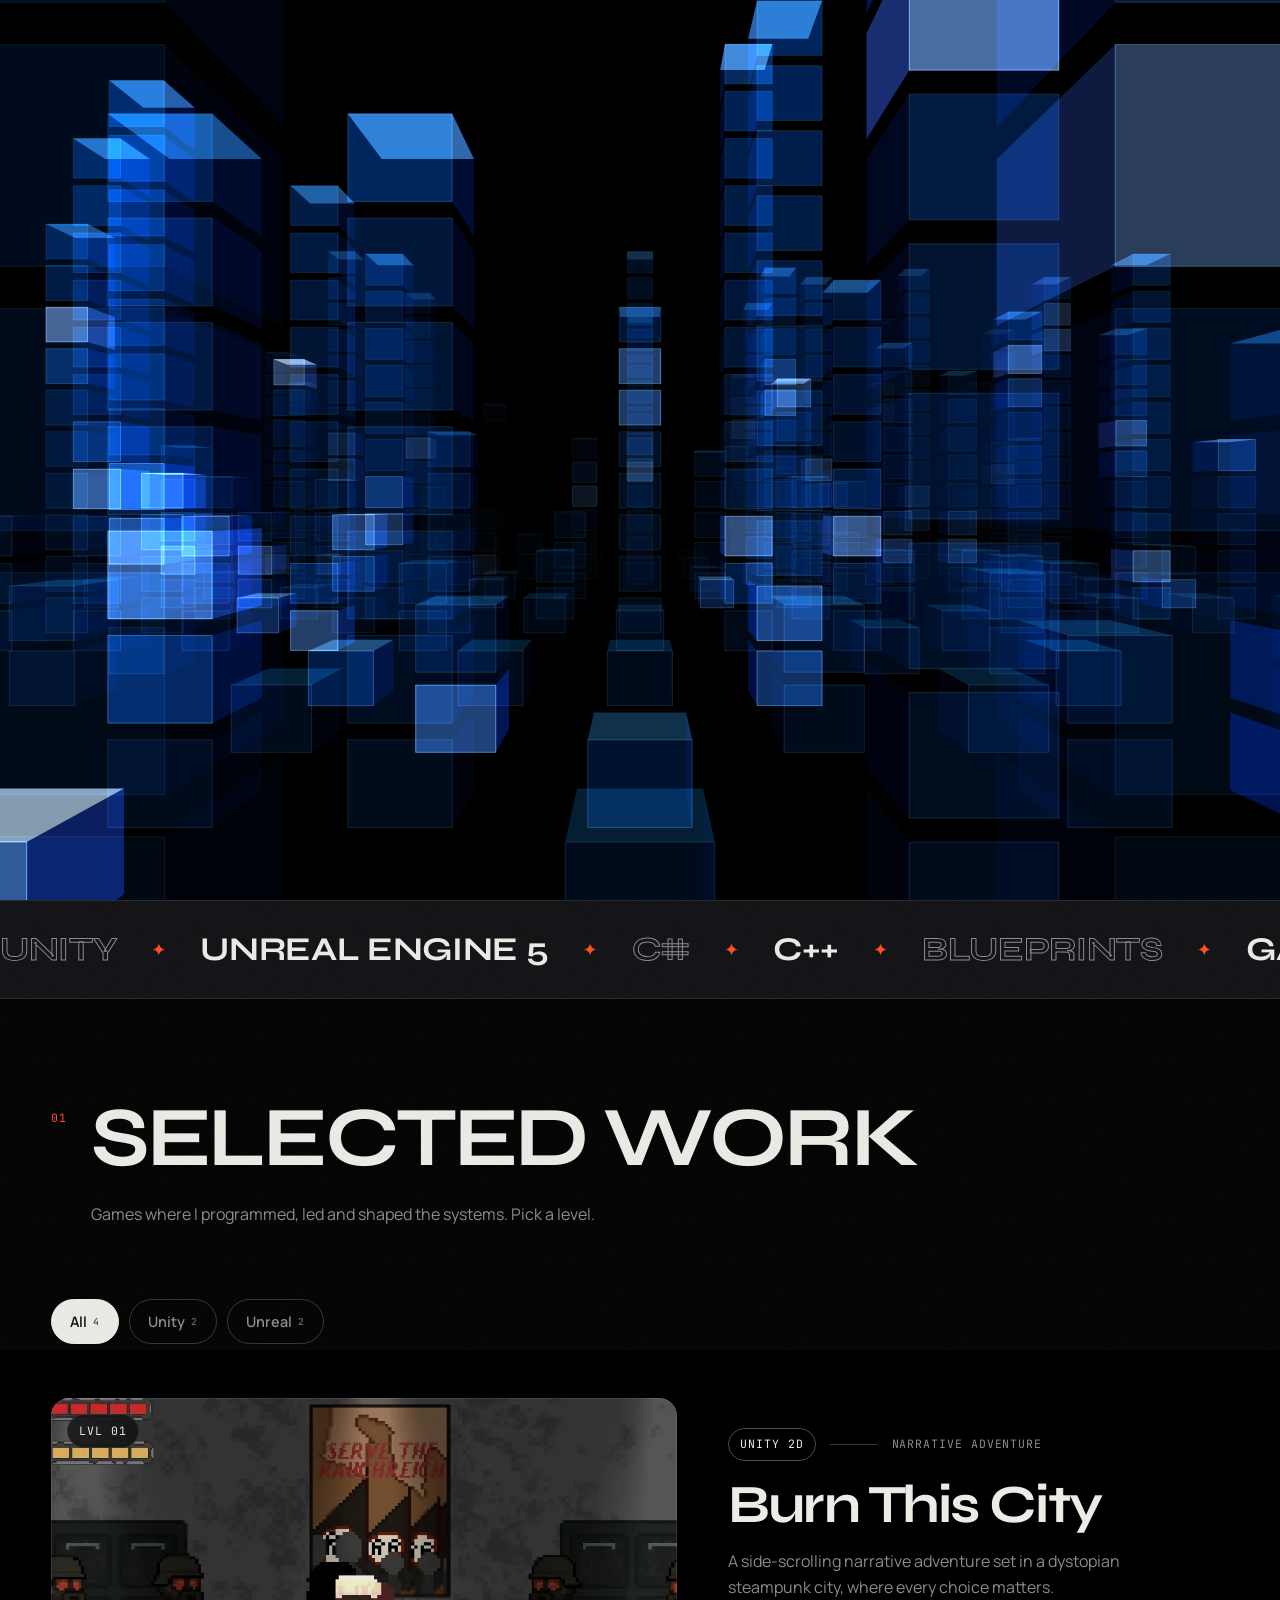
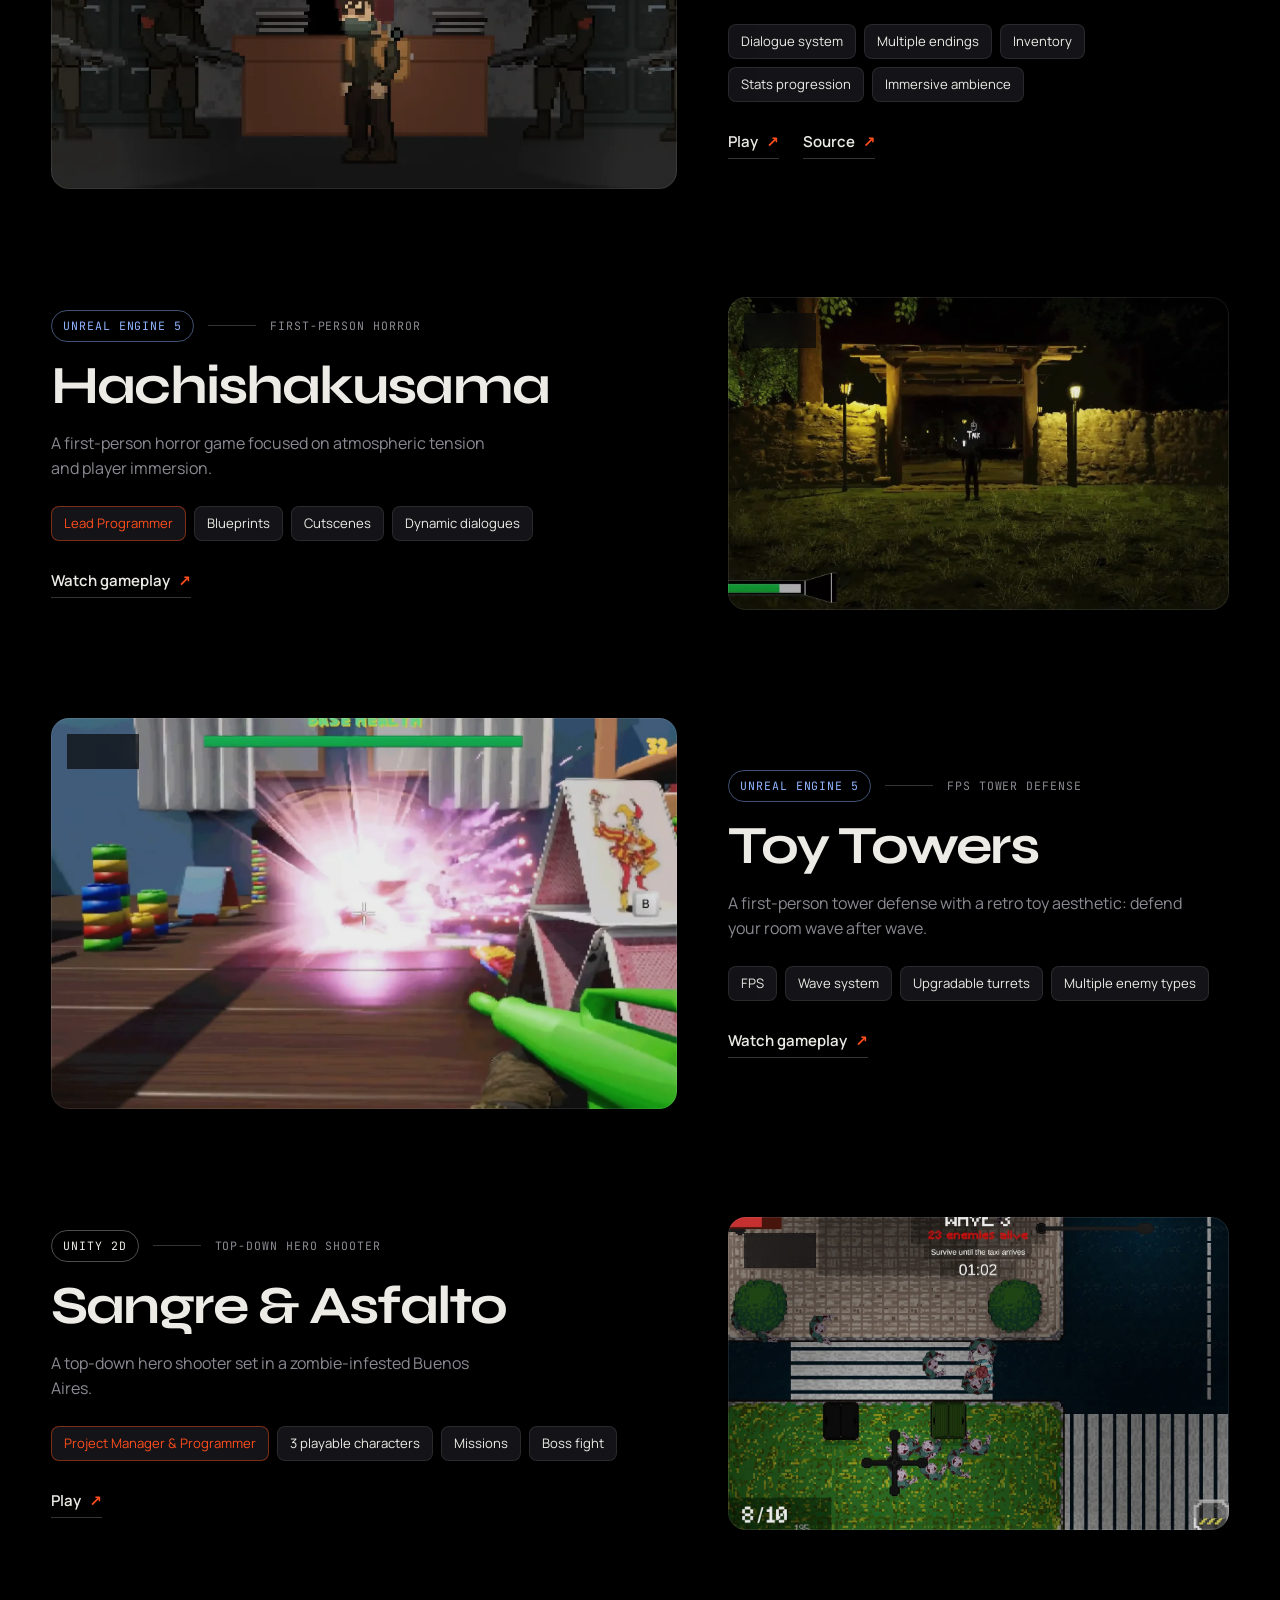
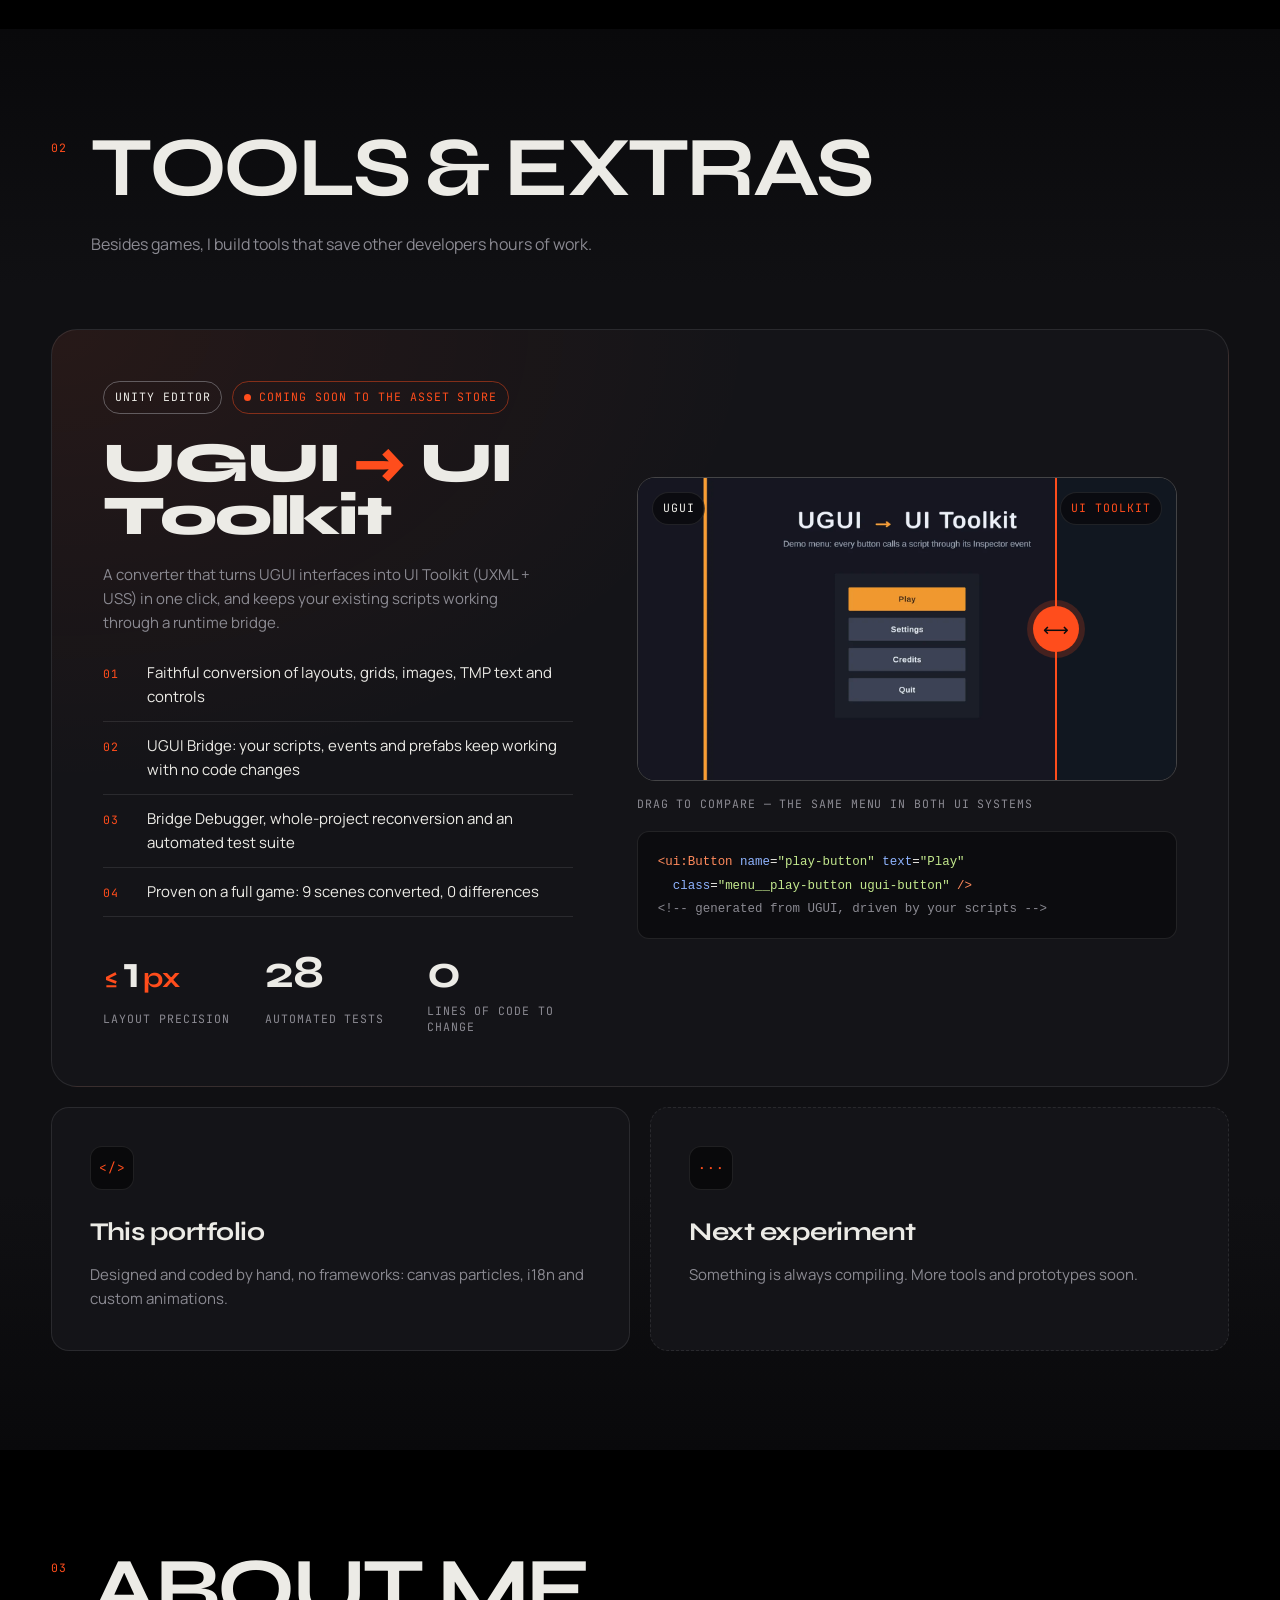
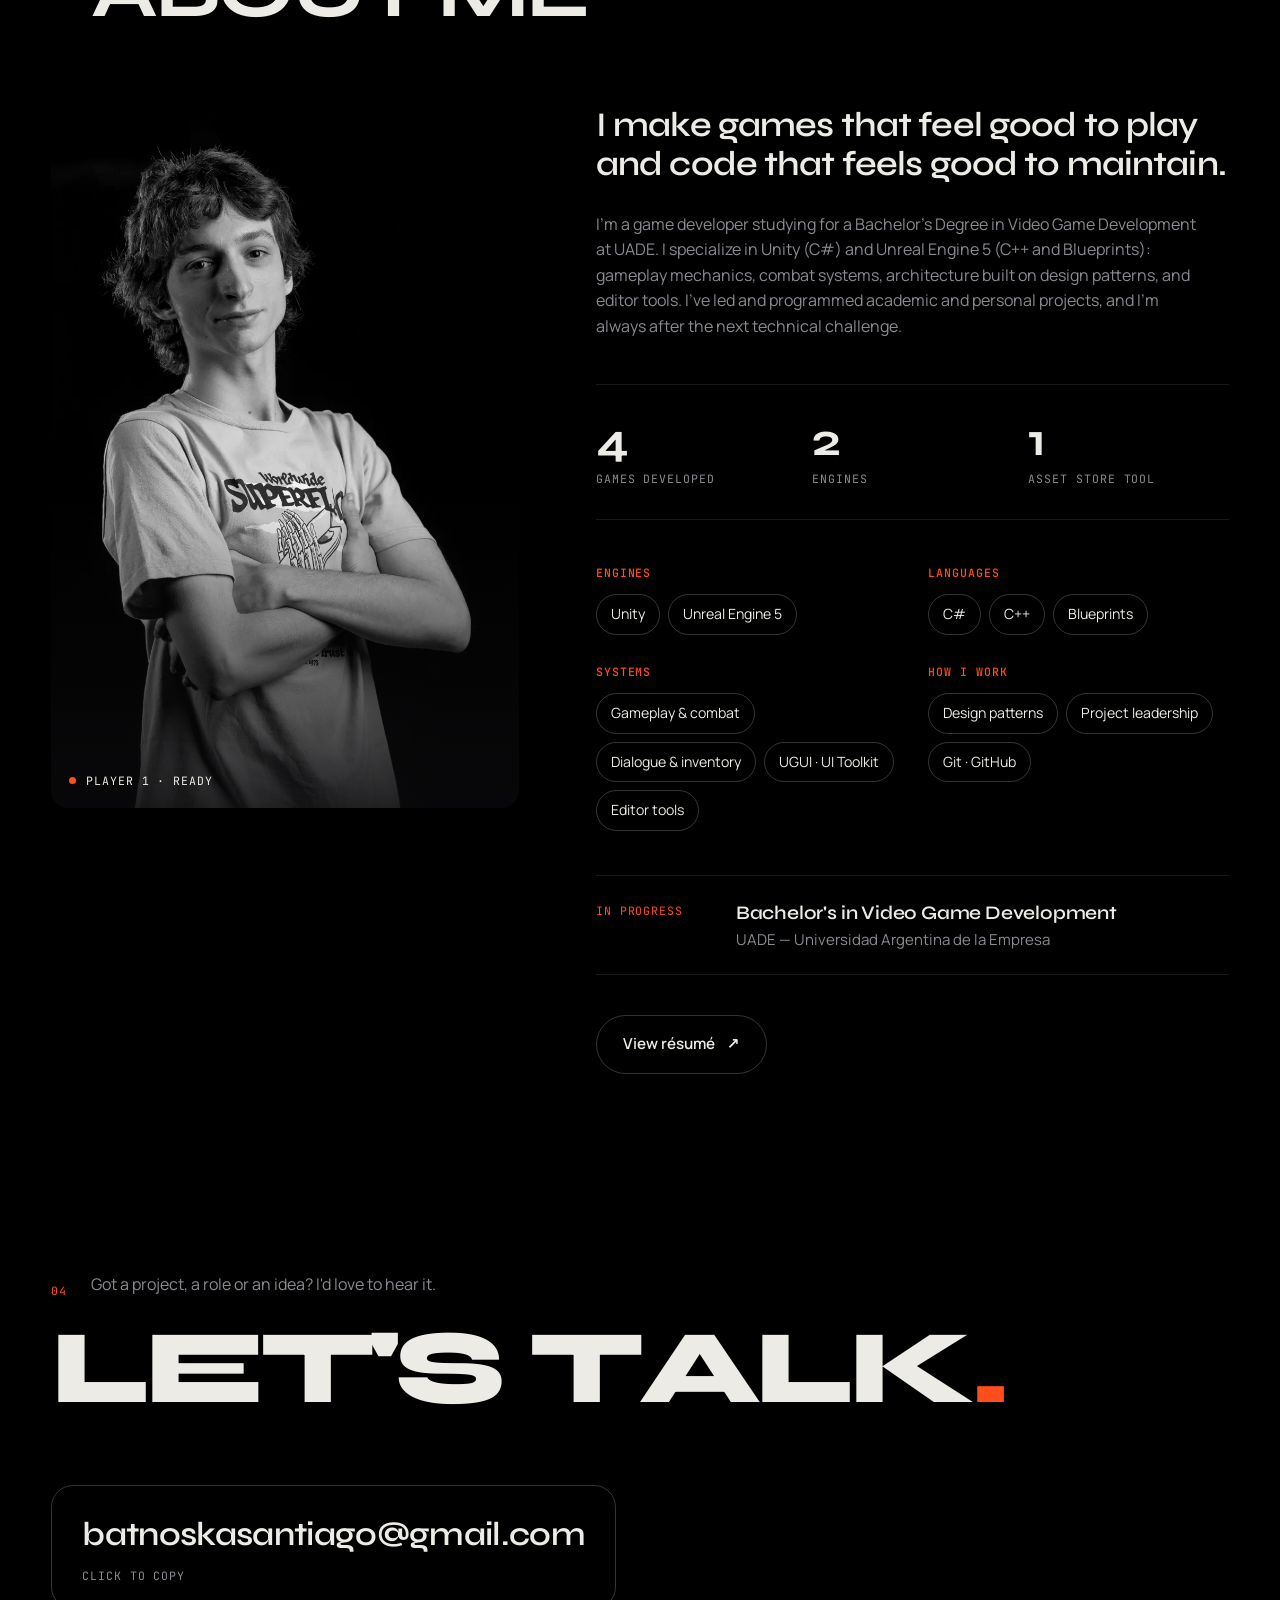
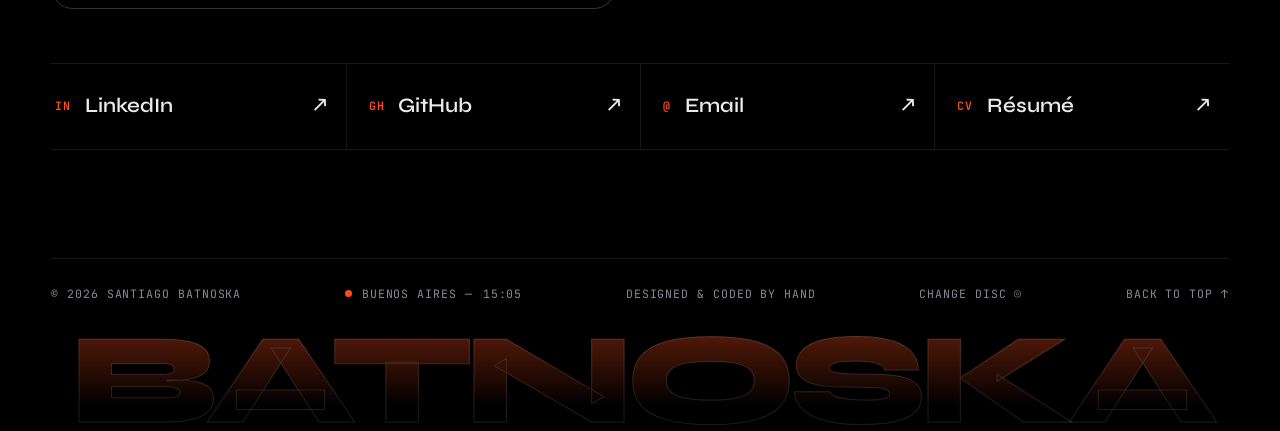
<file: index.html>
<!DOCTYPE html>
<html lang="es">

<head>
  <meta charset="UTF-8" />
  <meta name="viewport" content="width=device-width, initial-scale=1.0" />
  <title>Santiago Batnoska — Game Developer</title>
  <meta name="description" content="Santiago Batnoska — Game Developer. Gameplay, tools and interactive experiences in Unity (C#) and Unreal Engine 5 (C++)." />
  <meta name="keywords" content="Santiago Batnoska, Game Developer, Unity, Unreal Engine 5, C#, C++, Blueprints, Gameplay Programmer, Tools, UI Toolkit, Argentina" />
  <meta name="author" content="Santiago Batnoska" />
  <meta name="theme-color" content="#09090b" />
  <meta property="og:type" content="website" />
  <meta property="og:title" content="Santiago Batnoska — Game Developer" />
  <meta property="og:description" content="Gameplay, tools and interactive experiences in Unity and Unreal Engine." />
  <meta property="og:image" content="./images/work/burn-this-city.webp" />
  <link rel="icon" type="image/png" href="./images/favicon.png" />
  <link rel="preconnect" href="https://fonts.googleapis.com" />
  <link rel="preconnect" href="https://fonts.gstatic.com" crossorigin />
  <link href="https://fonts.googleapis.com/css2?family=JetBrains+Mono:wght@400;500&family=Manrope:wght@400;500;600&family=Michroma&family=Syne:wght@500;600;700;800&display=swap" rel="stylesheet" />
  <link rel="stylesheet" href="index.css" />
  <link rel="stylesheet" href="gate.css" />
  <script>
    // The boot gate only shows on a first visit with no deep link (?gate forces it; ?static skips it).
    (function () {
      var q = new URLSearchParams(location.search), seen = null;
      try { seen = sessionStorage.getItem("sb-gate"); } catch (e) { /* ignore */ }
      if (q.has("gate") || (!q.has("static") && !location.hash && seen !== "1")) document.documentElement.classList.add("has-gate");
    })();
  </script>
</head>

<body class="is-loading">
  <!-- ===== Boot gate: picks between the portfolio and the patches page (gate.css, gate.js) ===== -->
  <div class="gate" role="dialog" aria-modal="true" aria-labelledby="gate-title">
    <canvas class="gate__stage" aria-hidden="true"></canvas>
    <div class="gate__logo" aria-hidden="true">SB Computer Entertainment</div>
    <p class="gate__title" id="gate-title" data-gate="title">Elegí a dónde entrar</p>
    <div class="gate__menu">
      <div class="gate__options">
        <button class="gate__option is-selected" type="button" data-go="portfolio">
          <span class="gate__name">Portfolio</span>
        </button>
        <button class="gate__option" type="button" data-go="patches">
          <span class="gate__name" data-gate="patches">Parches y mods</span>
        </button>
      </div>
    </div>
    <div class="gate__legend">
      <span aria-hidden="true"><b class="gate__key-x">✕</b><span data-gate="enter"></span></span>
      <button class="gate__lang" type="button"><b class="gate__key-t" aria-hidden="true">△</b><span data-gate="lang"></span></button>
    </div>
    <div class="gate__reading" aria-hidden="true">
      <img class="gate__disc gate__disc--portfolio" src="./images/parches/dvd.webp" alt="" width="420" height="420" />
      <img class="gate__disc gate__disc--patches" src="./images/parches/xenosaga2/disco1.webp" alt="" width="281" height="281" />
      <span data-gate="reading"></span>
    </div>
  </div>

  <a class="skip-link" href="#work" data-i18n="skip">Saltar al contenido</a>

  <!-- ===== Boot sequence ===== -->
  <div class="preloader" aria-hidden="true">
    <div class="preloader__inner">
      <div class="preloader__top">
        <span class="mono">SB_PORTFOLIO.EXE</span>
        <span class="mono preloader__build">BUILD 2026.1</span>
      </div>
      <ul class="preloader__log mono">
        <li data-i18n="boot1">Inicializando motor…</li>
        <li data-i18n="boot2">Compilando shaders…</li>
        <li data-i18n="boot3">Cargando niveles…</li>
        <li data-i18n="boot4">Encendiendo las brasas…</li>
      </ul>
      <div class="preloader__bottom">
        <div class="preloader__count"><span class="preloader__num">00</span><span class="preloader__pct">%</span></div>
        <div class="preloader__bar"><span></span></div>
      </div>
    </div>
  </div>

  <div class="grain" aria-hidden="true"></div>
  <div class="progress" aria-hidden="true"><span></span></div>
  <div class="cursor" aria-hidden="true"><span class="cursor__dot"></span><span class="cursor__ring"><span class="cursor__label"></span></span></div>
  <div class="toast mono" role="status" aria-live="polite"></div>

  <!-- ===== Header ===== -->
  <header class="header">
    <a href="#top" class="logo" aria-label="Santiago Batnoska">
      <span class="logo__mark">SB</span>
      <span class="logo__name">Santiago Batnoska</span>
    </a>
    <nav class="nav" aria-label="Main">
      <a href="#work" class="nav__link"><span class="mono">01</span><span data-i18n="navWork" data-scramble>Proyectos</span></a>
      <a href="#tools" class="nav__link"><span class="mono">02</span><span data-i18n="navTools" data-scramble>Herramientas</span></a>
      <a href="#about" class="nav__link"><span class="mono">03</span><span data-i18n="navAbout" data-scramble>Sobre mí</span></a>
      <a href="#contact" class="nav__link"><span class="mono">04</span><span data-i18n="navContact" data-scramble>Contacto</span></a>
      <a href="parches.html" class="nav__link"><span class="mono">05</span><span data-i18n="navPatches" data-scramble>Parches</span></a>
    </nav>
    <div class="header__actions">
      <button class="lang" type="button" aria-label="Cambiar idioma / Change language">
        <span class="lang__opt" data-lang="es">ES</span><span class="lang__sep">/</span><span class="lang__opt" data-lang="en">EN</span>
      </button>
      <button class="menu-btn" type="button" aria-label="Menu" aria-expanded="false"><span></span><span></span></button>
    </div>
  </header>

  <div class="mobile-menu">
    <a href="#work"><span class="mono">01</span><span data-i18n="navWork">Proyectos</span></a>
    <a href="#tools"><span class="mono">02</span><span data-i18n="navTools">Herramientas</span></a>
    <a href="#about"><span class="mono">03</span><span data-i18n="navAbout">Sobre mí</span></a>
    <a href="#contact"><span class="mono">04</span><span data-i18n="navContact">Contacto</span></a>
    <a href="parches.html"><span class="mono">05</span><span data-i18n="navPatches">Parches</span></a>
  </div>

  <main id="top">

    <!-- ===== Hero ===== -->
    <section class="hero">
      <canvas class="hero__embers" aria-hidden="true"></canvas>
      <div class="hero__vignette" aria-hidden="true"></div>
      <div class="hud" aria-hidden="true">
        <span class="hud__corner hud__corner--tl"></span><span class="hud__corner hud__corner--tr"></span>
        <span class="hud__corner hud__corner--bl"></span><span class="hud__corner hud__corner--br"></span>
        <span class="hud__readout mono">X <b class="hud__x">0000</b> · Y <b class="hud__y">0000</b></span>
        <span class="hud__fps mono"><b class="hud__fps-num">60</b> FPS</span>
      </div>

      <div class="hero__content">
        <p class="hero__kicker mono reveal-up"><span class="dot dot--live"></span><span data-i18n="heroKicker">Game Developer · Buenos Aires, AR</span></p>
        <h1 class="hero__title" aria-label="Santiago Batnoska" data-fit>
          <span class="hero__line"><span class="hero__word" data-split>Santiago</span></span>
          <span class="hero__line"><span class="hero__word hero__word--outline" data-split>Batnoska</span></span>
        </h1>
        <div class="hero__bottom">
          <p class="hero__lead reveal-up" data-i18n="heroLead">Programo sistemas de gameplay, herramientas y experiencias interactivas en Unity y Unreal Engine.</p>
          <div class="hero__role reveal-up">
            <span class="mono hero__role-label" data-i18n="heroNow">Enfoque</span>
            <span class="hero__role-text"><span class="typer"></span><span class="typer__caret"></span></span>
          </div>
        </div>
        <div class="hero__cta reveal-up">
          <a href="#work" class="btn btn--solid" data-magnetic><span data-i18n="ctaWork">Ver proyectos</span><span class="btn__arrow">→</span></a>
          <a href="#contact" class="btn btn--ghost" data-magnetic><span data-i18n="ctaContact">Hablemos</span></a>
        </div>
      </div>

      <a href="#work" class="scroll-cue mono" aria-label="Scroll"><span data-i18n="scroll">Scroll</span><span class="scroll-cue__line"></span></a>
    </section>

    <!-- ===== Marquee ===== -->
    <div class="marquee" aria-hidden="true">
      <div class="marquee__track">
        <span>Unity</span><i>✦</i><span>Unreal Engine 5</span><i>✦</i><span>C#</span><i>✦</i><span>C++</span><i>✦</i><span>Blueprints</span><i>✦</i><span>Gameplay Systems</span><i>✦</i><span>UI Toolkit</span><i>✦</i><span>Editor Tools</span><i>✦</i><span>Design Patterns</span><i>✦</i>
        <span>Unity</span><i>✦</i><span>Unreal Engine 5</span><i>✦</i><span>C#</span><i>✦</i><span>C++</span><i>✦</i><span>Blueprints</span><i>✦</i><span>Gameplay Systems</span><i>✦</i><span>UI Toolkit</span><i>✦</i><span>Editor Tools</span><i>✦</i><span>Design Patterns</span><i>✦</i>
      </div>
    </div>

    <!-- ===== Work ===== -->
    <section class="section work" id="work">
      <div class="section__head">
        <span class="section__index mono">01</span>
        <h2 class="section__title" data-split data-i18n="workTitle">Proyectos seleccionados</h2>
        <p class="section__sub" data-reveal data-i18n="workSub">Juegos en los que programé, lideré y di forma a sus sistemas. Elegí un nivel.</p>
      </div>

      <div class="filters" role="group" aria-label="Filter" data-reveal>
        <button class="chip is-active" type="button" data-filter="all"><span data-i18n="filterAll">Todos</span><sup class="mono">4</sup></button>
        <button class="chip" type="button" data-filter="unity">Unity<sup class="mono">2</sup></button>
        <button class="chip" type="button" data-filter="unreal">Unreal<sup class="mono">2</sup></button>
      </div>

      <div class="projects">
        <article class="project" data-engine="unity" data-reveal>
          <a class="project__media" href="https://cur4.itch.io/burn-this-city" target="_blank" rel="noopener" data-tilt data-cursor="play">
            <img src="./images/work/burn-this-city.webp" alt="Burn This City" loading="lazy" width="951" height="526" />
            <span class="project__glare"></span>
            <span class="project__level mono">LVL 01</span>
          </a>
          <div class="project__info">
            <div class="project__meta mono"><span class="tag tag--unity">Unity 2D</span><span class="project__rule"></span><span data-i18n="genre1">Aventura narrativa</span></div>
            <h3 class="project__title">Burn This City</h3>
            <p class="project__desc" data-i18n="desc1">Aventura narrativa side-scroller ambientada en una ciudad steampunk distópica, donde cada decisión pesa.</p>
            <ul class="project__tags">
              <li data-i18n="t1a">Sistema de diálogos</li><li data-i18n="t1b">Múltiples finales</li><li data-i18n="t1c">Inventario</li><li data-i18n="t1d">Progresión de stats</li><li data-i18n="t1e">Ambientación inmersiva</li>
            </ul>
            <div class="project__links">
              <a href="https://cur4.itch.io/burn-this-city" target="_blank" rel="noopener" class="link-arrow" data-magnetic><span data-i18n="play">Jugar</span><span>↗</span></a>
              <a href="https://github.com/eminavoid/Burn-This-City" target="_blank" rel="noopener" class="link-arrow" data-magnetic><span data-i18n="code">Código</span><span>↗</span></a>
            </div>
          </div>
        </article>

        <article class="project project--flip" data-engine="unreal" data-reveal>
          <a class="project__media" href="https://youtu.be/LaMZ6-4bWR4" target="_blank" rel="noopener" data-tilt data-cursor="watch">
            <img src="./images/work/hachishakusama.webp" alt="Hachishakusama" loading="lazy" width="1600" height="900" />
            <span class="project__glare"></span>
            <span class="project__level mono">LVL 02</span>
          </a>
          <div class="project__info">
            <div class="project__meta mono"><span class="tag tag--unreal">Unreal Engine 5</span><span class="project__rule"></span><span data-i18n="genre2">Horror en primera persona</span></div>
            <h3 class="project__title">Hachishakusama</h3>
            <p class="project__desc" data-i18n="desc2">Horror en primera persona centrado en la tensión atmosférica y la inmersión del jugador.</p>
            <ul class="project__tags">
              <li class="is-role">Lead Programmer</li><li>Blueprints</li><li data-i18n="t2a">Cinemáticas</li><li data-i18n="t2b">Diálogos dinámicos</li>
            </ul>
            <div class="project__links">
              <a href="https://youtu.be/LaMZ6-4bWR4" target="_blank" rel="noopener" class="link-arrow" data-magnetic><span data-i18n="gameplay">Ver gameplay</span><span>↗</span></a>
            </div>
          </div>
        </article>

        <article class="project" data-engine="unreal" data-reveal>
          <a class="project__media" href="https://youtu.be/d79aSpLChrM" target="_blank" rel="noopener" data-tilt data-cursor="watch">
            <img src="./images/work/toy-towers.webp" alt="Toy Towers" loading="lazy" width="1600" height="900" />
            <span class="project__glare"></span>
            <span class="project__level mono">LVL 03</span>
          </a>
          <div class="project__info">
            <div class="project__meta mono"><span class="tag tag--unreal">Unreal Engine 5</span><span class="project__rule"></span><span data-i18n="genre3">Tower defense FPS</span></div>
            <h3 class="project__title">Toy Towers</h3>
            <p class="project__desc" data-i18n="desc3">Tower defense en primera persona con una estética retro de juguetes: defendé tu cuarto oleada tras oleada.</p>
            <ul class="project__tags">
              <li>FPS</li><li data-i18n="t3a">Sistema de oleadas</li><li data-i18n="t3b">Torretas con mejoras</li><li data-i18n="t3c">Varios tipos de enemigos</li>
            </ul>
            <div class="project__links">
              <a href="https://youtu.be/d79aSpLChrM" target="_blank" rel="noopener" class="link-arrow" data-magnetic><span data-i18n="gameplay">Ver gameplay</span><span>↗</span></a>
            </div>
          </div>
        </article>

        <article class="project project--flip" data-engine="unity" data-reveal>
          <a class="project__media" href="https://zero0110110.itch.io/sangre-asfalto" target="_blank" rel="noopener" data-tilt data-cursor="play">
            <img src="./images/work/sangre-asfalto.webp" alt="Sangre &amp; Asfalto" loading="lazy" width="1600" height="900" />
            <span class="project__glare"></span>
            <span class="project__level mono">LVL 04</span>
          </a>
          <div class="project__info">
            <div class="project__meta mono"><span class="tag tag--unity">Unity 2D</span><span class="project__rule"></span><span data-i18n="genre4">Hero shooter top-down</span></div>
            <h3 class="project__title">Sangre &amp; Asfalto</h3>
            <p class="project__desc" data-i18n="desc4">Hero shooter top-down en una Buenos Aires infestada de zombies.</p>
            <ul class="project__tags">
              <li class="is-role">Project Manager &amp; Programmer</li><li data-i18n="t4a">3 personajes jugables</li><li data-i18n="t4b">Misiones</li><li>Boss fight</li>
            </ul>
            <div class="project__links">
              <a href="https://zero0110110.itch.io/sangre-asfalto" target="_blank" rel="noopener" class="link-arrow" data-magnetic><span data-i18n="play">Jugar</span><span>↗</span></a>
            </div>
          </div>
        </article>
      </div>
    </section>

    <!-- ===== Tools & extras ===== -->
    <section class="section tools" id="tools">
      <div class="section__head">
        <span class="section__index mono">02</span>
        <h2 class="section__title" data-split data-i18n="toolsTitle">Herramientas &amp; extras</h2>
        <p class="section__sub" data-reveal data-i18n="toolsSub">Además de juegos, construyo herramientas que les ahorran horas a otros desarrolladores.</p>
      </div>

      <article class="tool" data-reveal>
        <div class="tool__info">
          <div class="tool__badges mono">
            <span class="tag tag--unity">Unity Editor</span>
            <span class="tag tag--soon"><span class="dot dot--live"></span><span data-i18n="soon">Próximamente en Asset Store</span></span>
          </div>
          <h3 class="tool__title">UGUI <span class="tool__arrow">→</span> UI Toolkit</h3>
          <p class="tool__lead" data-i18n="toolLead">Un convertidor que transforma interfaces UGUI en UI Toolkit (UXML + USS) con un click, y mantiene funcionando los scripts que ya existen gracias a un puente en runtime.</p>
          <ul class="tool__features">
            <li><span class="mono">01</span><span data-i18n="f1">Conversión fiel de layouts, grids, imágenes, texto TMP y controles</span></li>
            <li><span class="mono">02</span><span data-i18n="f2">UGUI Bridge: tus scripts, eventos y prefabs siguen andando sin tocar código</span></li>
            <li><span class="mono">03</span><span data-i18n="f3">Bridge Debugger, reconversión de proyectos enteros y suite de tests automatizados</span></li>
            <li><span class="mono">04</span><span data-i18n="f4">Probada en un juego completo: 9 escenas convertidas, 0 diferencias</span></li>
          </ul>
          <div class="tool__stats">
            <div class="stat"><span class="stat__pre">≤</span><span class="stat__num" data-count="1">0</span><span class="stat__unit">px</span><span class="stat__label mono" data-i18n="s1">precisión de layout</span></div>
            <div class="stat"><span class="stat__num" data-count="28">0</span><span class="stat__label mono" data-i18n="s2">tests automatizados</span></div>
            <div class="stat"><span class="stat__num" data-count="0">0</span><span class="stat__label mono" data-i18n="s3">líneas de código a cambiar</span></div>
          </div>
        </div>

        <div class="tool__visual">
          <div class="compare" style="--pos: 50%;" data-cursor="drag">
            <img src="./images/tools/converter-uitk.webp" alt="UI Toolkit" loading="lazy" width="1600" height="900" />
            <div class="compare__before"><img src="./images/tools/converter-ugui.webp" alt="UGUI" loading="lazy" width="1600" height="900" /></div>
            <span class="compare__label compare__label--l mono">UGUI</span>
            <span class="compare__label compare__label--r mono">UI TOOLKIT</span>
            <span class="compare__handle"><span>⟷</span></span>
            <input class="compare__range" type="range" min="0" max="100" value="50" aria-label="UGUI / UI Toolkit" />
          </div>
          <p class="compare__hint mono" data-i18n="compareHint">Arrastrá para comparar — el mismo menú en los dos sistemas de UI</p>
          <pre class="code mono" aria-label="UXML"><code><span class="c-tag">&lt;ui:Button</span> <span class="c-attr">name</span>=<span class="c-str">"play-button"</span> <span class="c-attr">text</span>=<span class="c-str">"Play"</span>
  <span class="c-attr">class</span>=<span class="c-str">"menu__play-button ugui-button"</span> <span class="c-tag">/&gt;</span>
<span class="c-com">&lt;!-- generated from UGUI, driven by your scripts --&gt;</span></code></pre>
        </div>
      </article>

      <div class="extras">
        <article class="extra" data-reveal data-tilt>
          <span class="extra__icon mono">&lt;/&gt;</span>
          <h3 data-i18n="x1Title">Este portfolio</h3>
          <p data-i18n="x1Desc">Diseñado y programado a mano, sin frameworks: partículas en canvas, i18n y animaciones propias.</p>
        </article>
        <article class="extra extra--soon" data-reveal data-tilt>
          <span class="extra__icon mono">···</span>
          <h3 data-i18n="x2Title">Próximo experimento</h3>
          <p data-i18n="x2Desc">Siempre hay algo compilando. Pronto, más herramientas y prototipos.</p>
        </article>
      </div>
    </section>

    <!-- ===== About ===== -->
    <section class="section about" id="about">
      <div class="section__head">
        <span class="section__index mono">03</span>
        <h2 class="section__title" data-split data-i18n="aboutTitle">Sobre mí</h2>
      </div>

      <div class="about__grid">
        <figure class="about__photo" data-reveal>
          <img src="./images/portrait.webp" alt="Santiago Batnoska" loading="lazy" width="900" height="1350" />
          <figcaption class="mono"><span class="dot dot--live"></span><span data-i18n="photoCaption">Player 1 · Listo</span></figcaption>
        </figure>

        <div class="about__body">
          <p class="about__intro" data-reveal data-i18n="aboutIntro">Hago juegos que se sienten bien al jugarlos y código que se siente bien al mantenerlo.</p>
          <p class="about__text" data-reveal data-i18n="aboutText">Soy desarrollador de videojuegos y estudio la Licenciatura en Desarrollo de Videojuegos en UADE. Me especializo en Unity (C#) y Unreal Engine 5 (C++ y Blueprints): mecánicas de gameplay, sistemas de combate, arquitectura con patrones de diseño y herramientas de editor. Lideré y programé proyectos académicos y personales, y siempre busco el próximo desafío técnico.</p>

          <div class="about__stats" data-reveal>
            <div class="stat"><span class="stat__num" data-count="4">0</span><span class="stat__label mono" data-i18n="a1">juegos desarrollados</span></div>
            <div class="stat"><span class="stat__num" data-count="2">0</span><span class="stat__label mono" data-i18n="a2">motores</span></div>
            <div class="stat"><span class="stat__num" data-count="1">0</span><span class="stat__label mono" data-i18n="a3">herramienta para Asset Store</span></div>
          </div>

          <div class="skills" data-reveal>
            <div class="skills__group">
              <h4 class="mono" data-i18n="sk1">Motores</h4>
              <ul><li>Unity</li><li>Unreal Engine 5</li></ul>
            </div>
            <div class="skills__group">
              <h4 class="mono" data-i18n="sk2">Lenguajes</h4>
              <ul><li>C#</li><li>C++</li><li>Blueprints</li></ul>
            </div>
            <div class="skills__group">
              <h4 class="mono" data-i18n="sk3">Sistemas</h4>
              <ul><li data-i18n="sk3a">Gameplay &amp; combate</li><li data-i18n="sk3b">Diálogos &amp; inventario</li><li>UGUI · UI Toolkit</li><li data-i18n="sk3c">Herramientas de editor</li></ul>
            </div>
            <div class="skills__group">
              <h4 class="mono" data-i18n="sk4">Forma de trabajo</h4>
              <ul><li data-i18n="sk4a">Patrones de diseño</li><li data-i18n="sk4b">Liderazgo de proyecto</li><li>Git · GitHub</li></ul>
            </div>
          </div>

          <div class="timeline" data-reveal>
            <div class="timeline__item">
              <span class="timeline__when mono" data-i18n="eduWhen">En curso</span>
              <div>
                <h4 data-i18n="eduTitle">Licenciatura en Desarrollo de Videojuegos</h4>
                <p>UADE — Universidad Argentina de la Empresa</p>
              </div>
            </div>
          </div>

          <a href="https://drive.google.com/file/d/1z5KHOZ7yaZt6cnhe5U5VOO0Xew8_8aX4/view?usp=sharing" target="_blank" rel="noopener" class="btn btn--ghost" data-magnetic data-reveal><span data-i18n="resume">Ver CV</span><span class="btn__arrow">↗</span></a>
        </div>
      </div>
    </section>

    <!-- ===== Contact ===== -->
    <section class="section contact" id="contact">
      <div class="section__head">
        <span class="section__index mono">04</span>
        <p class="section__sub" data-reveal data-i18n="contactSub">¿Tenés un proyecto, un puesto o una idea? Me encantaría escucharla.</p>
      </div>
      <h2 class="contact__title" data-fit><span data-split data-i18n="contactTitle">Hablemos.</span></h2>

      <div class="contact__actions" data-reveal>
        <button class="email" type="button" data-email="batnoskasantiago@gmail.com" data-magnetic data-cursor="copy">
          <span class="email__addr">batnoskasantiago@gmail.com</span>
          <span class="email__hint mono" data-i18n="copy">Click para copiar</span>
        </button>
      </div>

      <ul class="socials" data-reveal>
        <li><a href="https://www.linkedin.com/in/santiago-batnoska/" target="_blank" rel="noopener" data-magnetic><span class="mono">IN</span>LinkedIn<span class="socials__arrow">↗</span></a></li>
        <li><a href="https://github.com/Batnoska" target="_blank" rel="noopener" data-magnetic><span class="mono">GH</span>GitHub<span class="socials__arrow">↗</span></a></li>
        <li><a href="mailto:batnoskasantiago@gmail.com" data-magnetic><span class="mono">@</span>Email<span class="socials__arrow">↗</span></a></li>
        <li><a href="https://drive.google.com/file/d/1z5KHOZ7yaZt6cnhe5U5VOO0Xew8_8aX4/view?usp=sharing" target="_blank" rel="noopener" data-magnetic><span class="mono">CV</span><span data-i18n="cv">Currículum</span><span class="socials__arrow">↗</span></a></li>
      </ul>
    </section>
  </main>

  <!-- ===== Footer ===== -->
  <footer class="footer">
    <div class="footer__row">
      <span class="mono">© <span class="year">2026</span> Santiago Batnoska</span>
      <span class="mono footer__clock"><span class="dot dot--live"></span>Buenos Aires — <span class="clock">--:--</span></span>
      <span class="mono" data-i18n="handmade">Diseñado y programado a mano</span>
      <a href="index.html?gate" class="mono footer__top" data-magnetic><span data-i18n="changeDisc">Cambiar de disco</span> ◎</a>
      <a href="#top" class="mono footer__top" data-magnetic><span data-i18n="backTop">Volver arriba</span> ↑</a>
    </div>
    <div class="footer__giant" aria-hidden="true">BATNOSKA</div>
  </footer>

  <script src="./gate.js"></script>
  <script src="./index.js"></script>
</body>

</html>
</file>
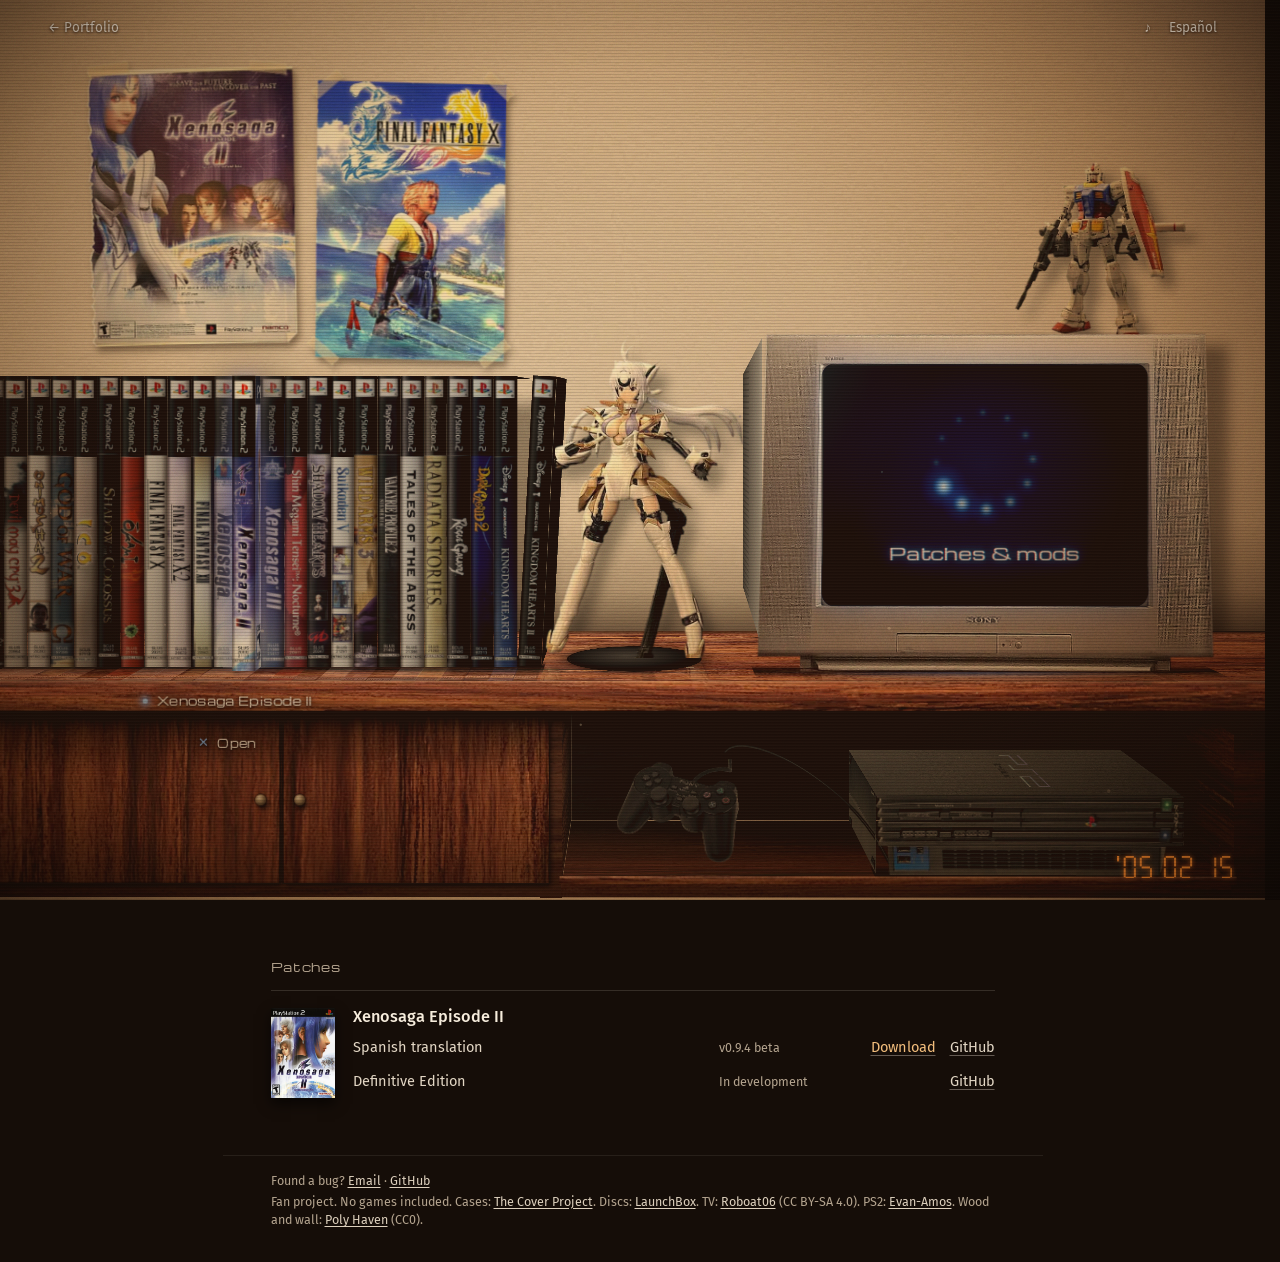
<file: parches.html>
<!doctype html>
<html lang="es">

<head>
  <meta charset="utf-8" />
  <meta name="viewport" content="width=device-width, initial-scale=1" />
  <title>Parches y mods · Santiago Batnoska</title>
  <meta name="description" content="Traducciones y mejoras para juegos de la época de PS2. Incluye Xenosaga Episode II en español." />
  <meta name="theme-color" content="#150d08" />
  <meta property="og:title" content="Parches y mods · Santiago Batnoska" />
  <meta property="og:description" content="Traducciones y mejoras para juegos de la época de PS2." />
  <meta property="og:image" content="./images/parches/xenosaga2/tapa.webp" />
  <link rel="icon" type="image/png" href="./images/favicon.png" />
  <link rel="preconnect" href="https://fonts.googleapis.com" />
  <link rel="preconnect" href="https://fonts.gstatic.com" crossorigin />
  <link href="https://fonts.googleapis.com/css2?family=Cinzel:wght@500;600&family=Fira+Sans:wght@300;400;500&family=Michroma&family=VT323&display=swap" rel="stylesheet" />
  <link rel="stylesheet" href="parches.css" />
  <link rel="preload" as="image" href="./images/parches/madera.webp" />
</head>

<body>
  <header class="top">
    <a class="top__link" href="index.html"><span aria-hidden="true">←</span> Portfolio</a>
    <div class="top__right">
      <button class="top__link top__sound" id="sound" type="button" aria-pressed="true" aria-label="Sonido / Sound">♪</button>
      <button class="top__link" id="lang" type="button" aria-label="Cambiar idioma / Change language">English</button>
    </div>
  </header>

  <main>
    <!-- ===== The room: a real 3D space, with the wall far behind the furniture ===== -->
    <section class="room" aria-labelledby="page-title">
      <div class="world" id="world">
        <div class="wallset" aria-hidden="true">
          <div class="wallset__paper"></div>
          <div class="wall-halo" id="tv-halo"></div>
          <div class="casts" id="casts"></div>
          <div class="posters" id="posters">
            <figure class="poster poster--a"><img src="./images/parches/cuarto/poster-xenosaga.webp" alt="" width="628" height="839" /></figure>
            <figure class="poster poster--b"><img src="./images/parches/cuarto/poster-ffx.webp" alt="" width="598" height="843" /></figure>
          </div>
          <div class="room__torch" id="torch"></div>
        </div>

        <div class="unit" id="unit">
          <div class="unit__games"><div class="shelf__row" id="row"></div></div>
          <div class="fig fig--kos" aria-hidden="true"><i class="fig__base"></i><img src="./images/parches/cuarto/kosmos.webp" alt="" /></div>
          <div class="tvset">
            <div class="fig fig--top" aria-hidden="true"><img src="./images/parches/cuarto/gundam.webp" alt="" /></div>
            <div class="tv" id="tv" data-mode="menu">
              <div class="tv__side" aria-hidden="true"></div>
              <div class="tv__screen">
                <div class="tv__picture">
                  <div class="tv__menu">
                    <canvas class="tv__ring" id="tv-ring" aria-hidden="true"></canvas>
                    <h1 class="tv__title" id="page-title" data-t="title">Parches y mods</h1>
                  </div>
                  <img class="tv__shot" id="tv-shot" alt="" />
                  <canvas class="tv__static" id="tv-static" width="128" height="96" aria-hidden="true"></canvas>
                  <p class="tv__osd" id="tv-osd" aria-hidden="true"></p>
                  <div class="tv__bar" aria-hidden="true"></div>
                </div>
                <div class="tv__scan" aria-hidden="true"></div>
              </div>
              <img class="tv__body" src="./images/parches/cuarto/tele.webp" alt="" width="900" height="665" />
              <div class="tv__spill" id="tv-spill" aria-hidden="true"></div>
            </div>
          </div>
          <div class="board board--upper" aria-hidden="true"><div class="board__top"></div><div class="board__front"></div></div>
        </div>

        <div class="board" id="board" aria-hidden="true">
          <div class="board__top"><i class="gloss" id="gloss"></i><div class="glints" id="glints"></div></div>
          <div class="board__front"></div>
        </div>

        <div class="cabinet" aria-hidden="true">
          <div class="cabinet__doors"><i class="door door--a"></i><i class="door door--b"></i><i class="gloss gloss--door" id="gloss-door"></i><i class="knob knob--a"></i><i class="knob knob--b"></i></div>
          <div class="cubby" id="cubby">
            <i class="cubby__back"></i><i class="cubby__floor" id="cubby-floor"></i><i class="cubby__left"></i><i class="cubby__right"></i><i class="cubby__ceil"></i>
            <svg class="cable" id="cable"><path class="cable__line" /><path class="cable__shine" /></svg>
            <img class="mando" id="mando" src="./images/parches/cuarto/mando.webp" alt="" />
            <div class="ps2box" id="ps2box">
              <img class="ps2box__top" src="./images/parches/cuarto/ps2-tapa.webp" alt="" />
              <img class="ps2box__side" src="./images/parches/cuarto/ps2-lado.webp" alt="" />
              <img class="ps2box__front" id="ps2-front" src="./images/parches/cuarto/ps2-frente.webp" alt="" />
              <i class="ps2box__led ps2box__led--power"></i><i class="ps2box__led ps2box__led--eject"></i>
            </div>
            <i class="cubby__sill"></i>
          </div>
          <div class="cabinet__end"></div>
        </div>
      </div>

      <canvas class="room__dust" id="dust" aria-hidden="true"></canvas>
      <div class="ph-falloff" aria-hidden="true"></div>
      <div class="ph-blacks" aria-hidden="true"></div>
      <div class="ph-noise" aria-hidden="true"></div>
      <div class="stamp" id="stamp" aria-hidden="true"></div>
      <div class="shutter" aria-hidden="true"></div>
    </section>

    <section class="list" aria-labelledby="list-title">
      <h2 id="list-title" data-t="listTitle">Parches</h2>
      <div id="list"></div>
      <noscript>
        <p>Xenosaga Episode II: <a href="https://github.com/Batnoska/xenosaga2-es">traducción al español</a> y <a href="https://github.com/Batnoska/xenosaga2-definitive">Definitive Edition</a>.</p>
      </noscript>
    </section>
  </main>

  <footer class="foot">
    <p><span data-t="contact">¿Un error?</span> <a href="mailto:batnoskasantiago@gmail.com">Email</a> · <a href="https://github.com/Batnoska" target="_blank" rel="noopener">GitHub</a></p>
    <p><span data-t="legal">Proyecto de fans. No incluye juegos.</span>
      <span data-t="credits">Cajas:</span> <a href="https://www.thecoverproject.net/" target="_blank" rel="noopener">The Cover Project</a>.
      <span data-t="creditsDiscs">Discos:</span> <a href="https://gamesdb.launchbox-app.com/" target="_blank" rel="noopener">LaunchBox</a>.
      <span data-t="creditsTv">Tele:</span> <a href="https://commons.wikimedia.org/wiki/File:Sony_Trinitron_KV-27FS100.jpg" target="_blank" rel="noopener">Roboat06</a> (CC BY-SA 4.0).
      PS2: <a href="https://commons.wikimedia.org/wiki/File:Sony-PlayStation-2-30001-Console-FL.jpg" target="_blank" rel="noopener">Evan-Amos</a>.
      <span data-t="creditsWood">Madera y pared:</span> <a href="https://polyhaven.com/" target="_blank" rel="noopener">Poly Haven</a> (CC0).</p>
  </footer>

  <!-- ===== The case: leaves the shelf, turns to its front and opens on the game's title screen ===== -->
  <dialog class="case" id="case" aria-labelledby="case-title">
    <div class="case__scrim"></div>
    <div class="case__bloom" id="bloom"></div>
    <div class="case__stage">
      <div class="fly" id="fly">
        <div class="tilt" id="tilt">
          <div class="box" id="box">
            <div class="tray" id="tray"></div>
            <div class="wall wall--r"></div>
            <div class="wall wall--t"></div>
            <div class="wall wall--b"></div>
            <div class="hinge">
              <div class="hinge__out"><img id="case-spine" alt="" /></div>
              <div class="hinge__in"></div>
              <div class="lid">
                <div class="lid__out"><img id="case-front" alt="" /><span class="sheen"></span></div>
                <div class="lid__in">
                  <div class="screen" id="screen">
                    <div class="screen__art" id="screen-art"></div>
                    <div class="screen__veil"></div>
                    <h2 class="screen__logo" id="case-title"><img id="screen-logo" alt="" /></h2>
                    <div class="menu" id="menu"></div>
                  </div>
                  <i class="clip clip--t"></i><i class="clip clip--b"></i>
                </div>
              </div>
            </div>
          </div>
        </div>
      </div>
    </div>
    <div class="case__flash"></div>
    <div class="case__sheet" id="sheet"></div>
    <button class="case__close keys" id="close" type="button" autofocus><b class="key-o" aria-hidden="true">○</b><span data-t="close">Cerrar</span></button>
    <div class="ph-noise" aria-hidden="true"></div>
    <div class="stamp" id="stamp-case" aria-hidden="true"></div>
    <div class="lens" aria-hidden="true"></div>
  </dialog>

  <div class="lens" aria-hidden="true"></div>
  <script src="./parches.js"></script>
</body>

</html>
</file>
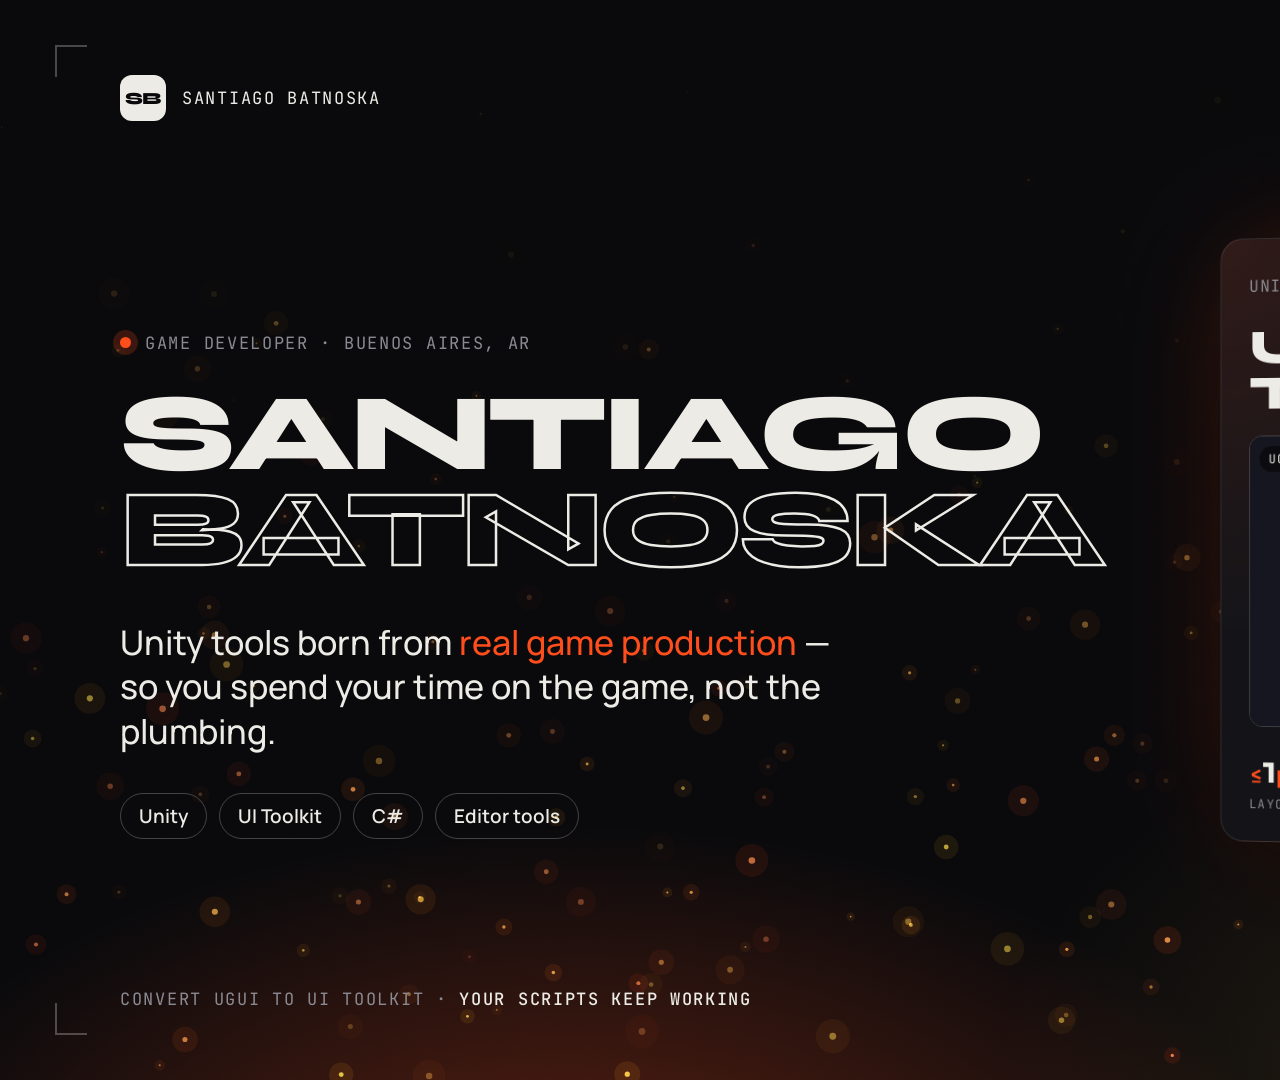
<file: brand/banner.html>
<!DOCTYPE html>
<html lang="en">
<head>
<meta charset="UTF-8" />
<title>Promo banner — Santiago Batnoska</title>
<link rel="preconnect" href="https://fonts.googleapis.com" />
<link rel="preconnect" href="https://fonts.gstatic.com" crossorigin />
<link href="https://fonts.googleapis.com/css2?family=JetBrains+Mono:wght@400;500&family=Manrope:wght@500;600&family=Syne:wght@600;700;800&display=swap" rel="stylesheet" />
<style>
  /* Sized by ?w=&h= (default 1920x1080). 1rem = 1/10.8 of the height, so every layout scales with it. */
  :root { --bg: #09090b; --surface: #141418; --text: #ecebe6; --muted: #8b8a92; --ember: #ff4d1c; --ember-2: #ffb03b; --line: rgba(236, 235, 230, 0.12); }
  html, body { margin: 0; }
  body { background: var(--bg); color: var(--text); overflow: hidden; position: relative; font-family: "Manrope", sans-serif; }
  .mono { font-family: "JetBrains Mono", monospace; font-size: 0.17rem; letter-spacing: 0.1em; text-transform: uppercase; }
  .glow { position: absolute; inset: 0; background:
      radial-gradient(55% 55% at 30% 115%, rgba(255, 77, 28, 0.35), transparent 70%),
      radial-gradient(40% 50% at 80% 100%, rgba(255, 176, 59, 0.12), transparent 70%),
      radial-gradient(ellipse at center, transparent 45%, rgba(9, 9, 11, 0.8) 100%); }
  canvas { position: absolute; inset: 0; }
  .grain { position: absolute; inset: 0; opacity: 0.07; mix-blend-mode: overlay;
    background-image: url("data:image/svg+xml,%3Csvg xmlns='http://www.w3.org/2000/svg' width='160' height='160'%3E%3Cfilter id='n'%3E%3CfeTurbulence type='fractalNoise' baseFrequency='0.9' numOctaves='3' stitchTiles='stitch'/%3E%3C/filter%3E%3Crect width='100%25' height='100%25' filter='url(%23n)'/%3E%3C/svg%3E"); }

  .hud { position: absolute; inset: 0.45rem 0.55rem; }
  .corner { position: absolute; width: 0.3rem; height: 0.3rem; border: 0 solid rgba(236, 235, 230, 0.28); }
  .tl { left: 0; top: 0; border-top-width: 2px; border-left-width: 2px; } .tr { right: 0; top: 0; border-top-width: 2px; border-right-width: 2px; }
  .bl { left: 0; bottom: 0; border-bottom-width: 2px; border-left-width: 2px; } .br { right: 0; bottom: 0; border-bottom-width: 2px; border-right-width: 2px; }
  .topbar { position: absolute; left: 1.2rem; right: 1.2rem; top: 0.75rem; display: flex; justify-content: space-between; align-items: center; color: var(--muted); }
  .brand { display: flex; align-items: center; gap: 0.16rem; color: var(--text); }
  .mark { width: 0.46rem; height: 0.46rem; border-radius: 0.12rem; background: var(--text); color: var(--bg); display: grid; place-items: center;
          font-family: "Syne", sans-serif; font-weight: 800; font-size: 0.17rem; letter-spacing: -0.02em; }
  .bottombar { position: absolute; left: 1.2rem; right: 1.2rem; bottom: 0.7rem; display: flex; justify-content: space-between; color: var(--muted); }
  .bottombar b { color: var(--text); font-weight: 500; }

  .stage { position: absolute; inset: 0; display: flex; align-items: center; justify-content: space-between; gap: 0.8rem; padding: 0 1.2rem; }
  .copy { flex: 1 1 auto; min-width: 0; }
  .kicker { display: inline-flex; align-items: center; gap: 0.14rem; color: var(--muted); margin-bottom: 0.32rem; }
  .dot { width: 0.11rem; height: 0.11rem; border-radius: 50%; background: var(--ember); box-shadow: 0 0 0 0.07rem rgba(255, 77, 28, 0.2); }
  h1 { margin: 0; font-family: "Syne", sans-serif; font-weight: 800; text-transform: uppercase; font-size: 1.5rem; line-height: 0.88; letter-spacing: -0.045em; }
  h1 .outline { display: block; color: transparent; -webkit-text-stroke: 0.025rem var(--text); }
  .lead { margin: 0.42rem 0 0.4rem; max-width: 7.4rem; font-size: 0.34rem; line-height: 1.3; font-weight: 500; }
  .lead em { font-style: normal; color: var(--ember); }
  .chips { display: flex; gap: 0.12rem; flex-wrap: wrap; }
  .chip { padding: 0.09rem 0.18rem; border-radius: 1rem; border: 1px solid rgba(236, 235, 230, 0.25); font-weight: 600; font-size: 0.19rem; }

  .product { flex: 0 0 6rem; perspective: 20rem; }
  .card { border-radius: 0.24rem; border: 1px solid var(--line); background: radial-gradient(120% 120% at 0% 0%, rgba(255, 77, 28, 0.12), transparent 55%), var(--surface);
          padding: 0.3rem; transform: rotateY(-9deg); transform-origin: right center;
          box-shadow: 0 0.5rem 1.2rem -0.4rem rgba(0, 0, 0, 0.9), 0 0 1.2rem -0.3rem rgba(255, 77, 28, 0.35); }
  .card__head { display: flex; justify-content: space-between; align-items: center; margin-bottom: 0.22rem; }
  .soon { display: inline-flex; align-items: center; gap: 0.1rem; color: var(--ember); padding: 0.07rem 0.14rem; border-radius: 1rem; border: 1px solid rgba(255, 77, 28, 0.45); }
  .card h2 { margin: 0 0 0.2rem; font-family: "Syne", sans-serif; font-weight: 800; font-size: 0.5rem; line-height: 0.95; letter-spacing: -0.035em; }
  .card h2 i { font-style: normal; color: var(--ember); }
  .compare { position: relative; border-radius: 0.14rem; overflow: hidden; aspect-ratio: 16 / 9; border: 1px solid rgba(236, 235, 230, 0.2); }
  .compare img { position: absolute; inset: 0; width: 100%; height: 100%; object-fit: cover; }
  .compare .before { clip-path: inset(0 58% 0 0); }
  .handle { position: absolute; top: 0; bottom: 0; left: 42%; width: 2px; background: var(--ember); }
  .handle::after { content: "⟷"; position: absolute; top: 50%; left: 50%; width: 0.4rem; height: 0.4rem; margin: -0.2rem 0 0 -0.2rem; border-radius: 50%;
                   background: var(--ember); color: #0b0b0d; display: grid; place-items: center; font-size: 0.17rem; box-shadow: 0 0 0 0.06rem rgba(255, 77, 28, 0.22); }
  .tagl, .tagr { position: absolute; top: 0.1rem; padding: 0.05rem 0.1rem; border-radius: 1rem; background: rgba(9, 9, 11, 0.75); font-size: 0.13rem; }
  .tagl { left: 0.1rem; } .tagr { right: 0.1rem; color: var(--ember); }
  .stats { display: grid; grid-template-columns: repeat(3, 1fr); gap: 0.2rem; margin-top: 0.24rem; }
  .stat { display: flex; flex-direction: column; gap: 0.06rem; }
  .stat b { display: block; font-family: "Syne", sans-serif; font-weight: 700; font-size: 0.42rem; letter-spacing: -0.03em; line-height: 1; }
  .stat b span { color: var(--ember); font-size: 0.26rem; }
  .stat .mono { color: var(--muted); font-size: 0.13rem; }

  /* Wide banners (3:1 and up): smaller title, card closer. */
  body.wide h1 { font-size: 2.1rem; }
  body.wide .lead { max-width: 10rem; font-size: 0.4rem; }
  body.wide .product { flex-basis: 6rem; }
</style>
</head>
<body>
  <div class="glow"></div>
  <canvas></canvas>
  <div class="grain"></div>
  <div class="hud"><span class="corner tl"></span><span class="corner tr"></span><span class="corner bl"></span><span class="corner br"></span></div>

  <div class="topbar">
    <span class="brand"><span class="mark">SB</span><span class="mono">Santiago Batnoska</span></span>
    <span class="mono">Unity · Unreal Engine 5 · Editor tools</span>
  </div>

  <div class="stage">
    <div class="copy">
      <div class="kicker mono"><span class="dot"></span>Game developer · Buenos Aires, AR</div>
      <h1>Santiago<span class="outline">Batnoska</span></h1>
      <p class="lead">Unity tools born from <em>real game production</em> — so you spend your time on the game, not the plumbing.</p>
      <div class="chips"><span class="chip">Unity</span><span class="chip">UI Toolkit</span><span class="chip">C#</span><span class="chip">Editor tools</span></div>
    </div>

    <div class="product">
      <div class="card">
        <div class="card__head">
          <span class="mono" style="color: var(--muted)">Unity editor extension</span>
          <span class="soon mono"><span class="dot"></span>Coming soon</span>
        </div>
        <h2>UGUI <i>→</i> UI Toolkit</h2>
        <div class="compare">
          <img src="../images/tools/converter-uitk.webp" alt="" />
          <img class="before" src="../images/tools/converter-ugui.webp" alt="" />
          <span class="handle"></span>
          <span class="tagl mono">UGUI</span><span class="tagr mono">UI Toolkit</span>
        </div>
        <div class="stats">
          <div class="stat"><b><span>≤</span>1<span>px</span></b><span class="mono">layout precision</span></div>
          <div class="stat"><b>0</b><span class="mono">code changes</span></div>
          <div class="stat"><b>1</b><span class="mono">click</span></div>
        </div>
      </div>
    </div>
  </div>

  <div class="bottombar mono"><span>Convert UGUI to UI Toolkit · <b>your scripts keep working</b></span><span>github.com/Batnoska</span></div>

<script>
  const q = new URLSearchParams(location.search);
  const W = Number(q.get("w")) || 1920, H = Number(q.get("h")) || 1080;
  document.documentElement.style.fontSize = `${H / 10.8}px`;
  document.body.style.width = `${W}px`;
  document.body.style.height = `${H}px`;
  if (W / H > 2.2) document.body.classList.add("wide");
  // The name fills its column without running under the card.
  document.fonts.ready.then(() => {
    const h1 = document.querySelector("h1"), copy = document.querySelector(".copy");
    const widest = () => Math.max(...[...h1.childNodes].map((n) => {
      const r = document.createRange(); r.selectNodeContents(n); return r.getBoundingClientRect().width;
    }));
    const fs = parseFloat(getComputedStyle(h1).fontSize);
    h1.style.fontSize = `${Math.min(fs, (fs * copy.clientWidth) / widest() * 0.98)}px`;
  });

  // Seeded embers: identical on every export.
  let seed = 11;
  const rand = () => (seed = (seed * 16807) % 2147483647) / 2147483647;
  const c = document.querySelector("canvas"), ctx = c.getContext("2d");
  c.width = W; c.height = H;
  ctx.globalCompositeOperation = "lighter";
  const n = Math.round((W * H) / 9000);
  for (let i = 0; i < n; i++) {
    const x = rand() * W, y = H * Math.pow(rand(), 0.55), k = H / 1080;
    const r = (0.8 + rand() * 2.6) * k, a = (0.15 + rand() * 0.75) * (y / H), h = 8 + rand() * 32;
    ctx.fillStyle = `hsla(${h}, 100%, 55%, ${a * 0.14})`; ctx.beginPath(); ctx.arc(x, y, r * 5, 0, 7); ctx.fill();
    ctx.fillStyle = `hsla(${h + 12}, 100%, 66%, ${a})`; ctx.beginPath(); ctx.arc(x, y, r, 0, 7); ctx.fill();
  }
</script>
</body>
</html>
</file>
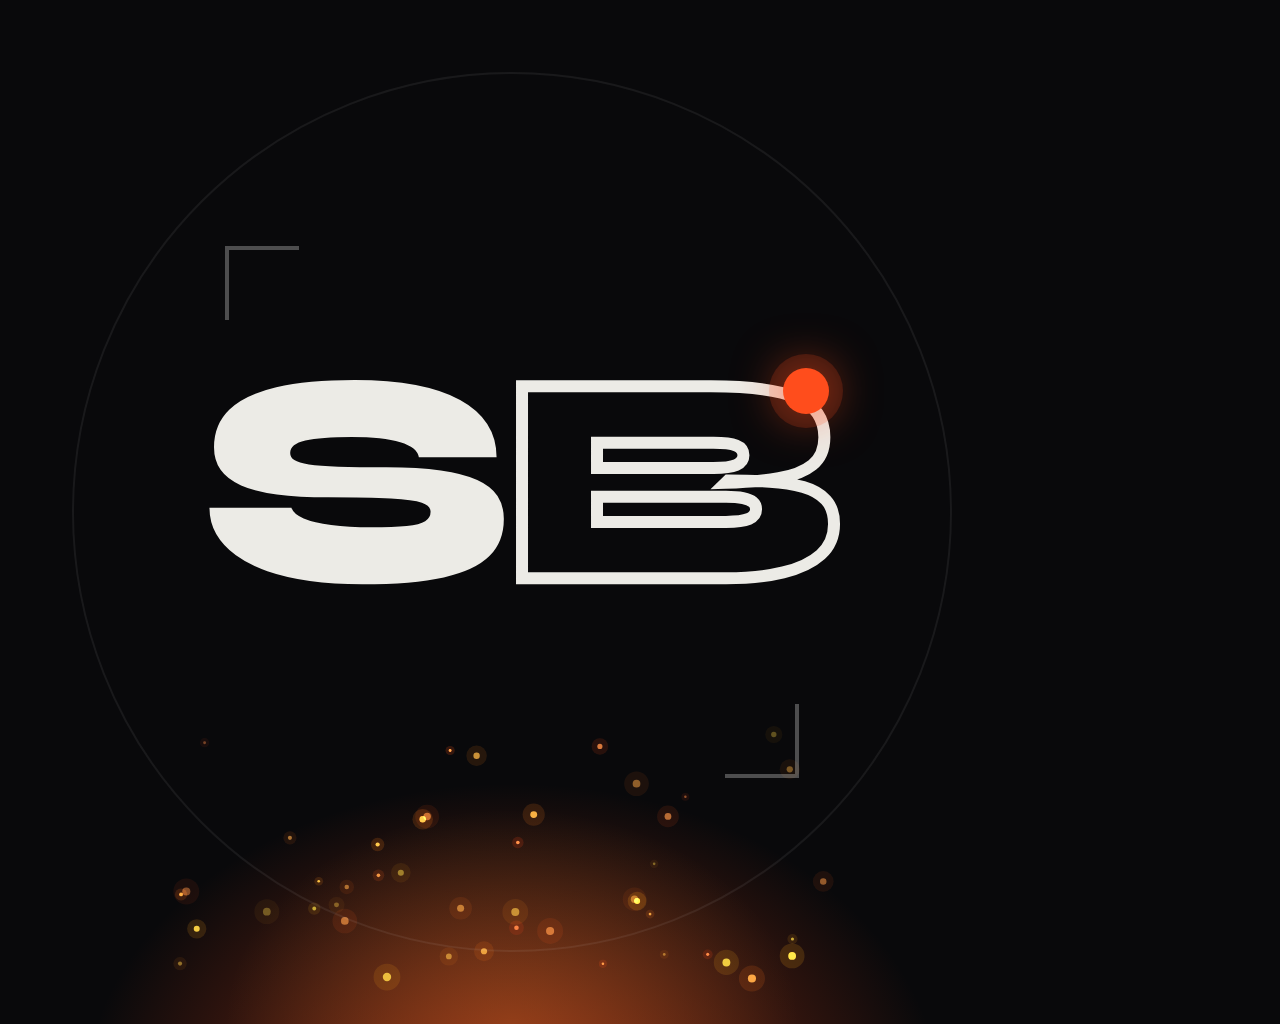
<file: brand/logo.html>
<!DOCTYPE html>
<html lang="en">
<head>
<meta charset="UTF-8" />
<title>Logo — Santiago Batnoska</title>
<link rel="preconnect" href="https://fonts.googleapis.com" />
<link rel="preconnect" href="https://fonts.gstatic.com" crossorigin />
<link href="https://fonts.googleapis.com/css2?family=Syne:wght@800&family=JetBrains+Mono:wght@500&display=swap" rel="stylesheet" />
<style>
  /* Square publisher logo. Everything sits inside the central circle, so a round crop keeps it whole. */
  :root { --bg: #09090b; --text: #ecebe6; --ember: #ff4d1c; --size: 1024px; }
  html, body { margin: 0; }
  body { width: var(--size); height: var(--size); background: var(--bg); overflow: hidden; position: relative; font-family: "Syne", sans-serif; }
  .glow { position: absolute; inset: 0; background:
      radial-gradient(60% 45% at 50% 108%, rgba(255, 77, 28, 0.55), transparent 70%),
      radial-gradient(40% 30% at 50% 100%, rgba(255, 176, 59, 0.25), transparent 70%); }
  canvas { position: absolute; inset: 0; }
  .ring { position: absolute; inset: 7%; border-radius: 50%; border: 2px solid rgba(236, 235, 230, 0.07); }
  .mark { position: absolute; inset: 0; display: flex; align-items: center; justify-content: center; gap: 0; }
  .mark { transform: translateY(-3%); }
  .mark span { font-weight: 800; font-size: 300px; line-height: 1; letter-spacing: -0.06em; }
  .s { color: var(--text); }
  .b { color: transparent; -webkit-text-stroke: 12px var(--text); margin-left: 0.01em; }
  .dot { position: absolute; width: 46px; height: 46px; margin: -23px 0 0 -23px; border-radius: 50%; background: var(--ember);
         box-shadow: 0 0 0 14px rgba(255, 77, 28, 0.18), 0 0 50px rgba(255, 77, 28, 0.8); }
  .corner { position: absolute; width: 70px; height: 70px; border: 0 solid rgba(236, 235, 230, 0.3); }
  .tl { left: 22%; top: 24%; border-top-width: 4px; border-left-width: 4px; }
  .br { right: 22%; bottom: 24%; border-bottom-width: 4px; border-right-width: 4px; }
</style>
</head>
<body>
  <div class="glow"></div>
  <canvas width="1024" height="1024"></canvas>
  <div class="ring"></div>
  <span class="corner tl"></span><span class="corner br"></span>
  <div class="mark"><span class="s">S</span><span class="b">B</span></div>
  <span class="dot"></span>
<script>
  // Embers rising from the glow, seeded so every export is identical.
  let seed = 7;
  const rand = () => (seed = (seed * 16807) % 2147483647) / 2147483647;
  const c = document.querySelector("canvas"), ctx = c.getContext("2d");
  ctx.globalCompositeOperation = "lighter";
  for (let i = 0; i < 46; i++) {
    const x = 180 + rand() * 664, y = 640 + Math.pow(rand(), 0.6) * 340, r = 1.2 + rand() * 3, a = 0.3 + rand() * 0.7, h = 10 + rand() * 30;
    ctx.fillStyle = `hsla(${h}, 100%, 55%, ${a * 0.18})`; ctx.beginPath(); ctx.arc(x, y, r * 3.2, 0, 7); ctx.fill();
    ctx.fillStyle = `hsla(${h + 12}, 100%, 65%, ${a})`; ctx.beginPath(); ctx.arc(x, y, r, 0, 7); ctx.fill();
  }
  // The spark sits on the B's top-right corner.
  document.fonts.ready.then(() => {
    const b = document.querySelector(".b").getBoundingClientRect(), dot = document.querySelector(".dot");
    dot.style.left = `${b.right - 0.06 * b.width}px`;
    dot.style.top = `${b.top + 0.2 * b.height}px`;
  });
</script>
</body>
</html>
</file>
<file: index.css>
/* ==========================================================================
   Santiago Batnoska — Portfolio
   Handmade: no frameworks. Ember palette, Syne + Manrope + JetBrains Mono.
   ========================================================================== */

:root {
  --bg: #09090b;
  --bg-2: #101013;
  --surface: #141418;
  --line: rgba(236, 235, 230, 0.1);
  --line-strong: rgba(236, 235, 230, 0.22);
  --text: #ecebe6;
  --muted: #8b8a92;
  --ember: #ff4d1c;
  --ember-2: #ffb03b;
  --unity: #d8dbe2;
  --unreal: #8fb4ff;
  --radius: 18px;
  --gutter: clamp(20px, 4vw, 64px);
  --ease: cubic-bezier(0.22, 1, 0.36, 1);
  --ease-in-out: cubic-bezier(0.76, 0, 0.24, 1);
  --font-display: "Syne", system-ui, sans-serif;
  --font-body: "Manrope", system-ui, sans-serif;
  --font-mono: "JetBrains Mono", ui-monospace, monospace;
}

*,
*::before,
*::after { box-sizing: border-box; }

html { scroll-behavior: smooth; -webkit-text-size-adjust: 100%; overflow-x: clip; }
html.lenis-off { scroll-behavior: auto; }

body {
  margin: 0;
  background: var(--bg);
  color: var(--text);
  font-family: var(--font-body);
  font-size: clamp(15px, 1.05vw, 17px);
  line-height: 1.6;
  -webkit-font-smoothing: antialiased;
  overflow-x: hidden;
  overflow-x: clip; /* mobile browsers widen the page for overflowing content even under hidden */
}

body.is-loading { overflow: hidden; }

img { display: block; max-width: 100%; height: auto; }
a { color: inherit; text-decoration: none; }
button { font: inherit; color: inherit; background: none; border: 0; cursor: pointer; padding: 0; }
ul { list-style: none; margin: 0; padding: 0; }
h1, h2, h3, h4, p, figure { margin: 0; }
::selection { background: var(--ember); color: #0b0b0d; }

.mono {
  font-family: var(--font-mono);
  font-size: 0.72rem;
  letter-spacing: 0.08em;
  text-transform: uppercase;
}

.skip-link {
  position: fixed; left: 16px; top: -60px; z-index: 200;
  padding: 10px 16px; border-radius: 999px; background: var(--text); color: var(--bg);
  transition: top 0.3s var(--ease);
}
.skip-link:focus { top: 16px; }

:focus-visible { outline: 2px solid var(--ember); outline-offset: 4px; border-radius: 6px; }

/* ---------- Dots ---------- */
.dot { display: inline-block; width: 7px; height: 7px; border-radius: 50%; background: var(--ember); flex: none; }
.dot--live { box-shadow: 0 0 0 0 rgba(255, 77, 28, 0.6); animation: pulse 2s infinite; }
@keyframes pulse {
  0% { box-shadow: 0 0 0 0 rgba(255, 77, 28, 0.55); }
  70% { box-shadow: 0 0 0 9px rgba(255, 77, 28, 0); }
  100% { box-shadow: 0 0 0 0 rgba(255, 77, 28, 0); }
}

/* ==========================================================================
   Preloader
   ========================================================================== */
.preloader {
  position: fixed; inset: 0; z-index: 300;
  background: var(--bg);
  display: flex;
  transition: clip-path 1.1s var(--ease-in-out), visibility 0s linear 1.1s;
  clip-path: inset(0 0 0 0);
}
body.is-loaded .preloader { clip-path: inset(0 0 100% 0); visibility: hidden; }

.preloader__inner {
  flex: 1; display: flex; flex-direction: column; justify-content: space-between;
  padding: var(--gutter);
}
.preloader__top { display: flex; justify-content: space-between; color: var(--muted); }
.preloader__log { color: var(--muted); display: grid; gap: 6px; align-self: flex-start; }
.preloader__log li { opacity: 0; transform: translateY(6px); transition: opacity 0.4s, transform 0.4s var(--ease), color 0.4s; }
.preloader__log li.is-on { opacity: 1; transform: none; }
.preloader__log li.is-done { color: var(--text); }
.preloader__log li.is-done::after { content: " OK"; color: var(--ember); }
.preloader__bottom { display: grid; gap: 18px; }
.preloader__count {
  font-family: var(--font-display); font-weight: 500; line-height: 0.85;
  font-size: clamp(88px, 18vw, 260px); letter-spacing: -0.04em;
  display: flex; align-items: flex-start;
}
.preloader__pct { font-size: 0.35em; color: var(--ember); margin-left: 0.08em; margin-top: 0.15em; }
.preloader__bar { height: 1px; background: var(--line); position: relative; overflow: hidden; }
.preloader__bar span { position: absolute; inset: 0; background: linear-gradient(90deg, var(--ember), var(--ember-2)); transform-origin: left; transform: scaleX(0); }

/* ==========================================================================
   Ambient layers: grain, progress, cursor, toast
   ========================================================================== */
.grain {
  position: fixed; inset: -50%; z-index: 150; pointer-events: none; opacity: 0.06;
  background-image: url("data:image/svg+xml,%3Csvg xmlns='http://www.w3.org/2000/svg' width='160' height='160'%3E%3Cfilter id='n'%3E%3CfeTurbulence type='fractalNoise' baseFrequency='0.9' numOctaves='3' stitchTiles='stitch'/%3E%3C/filter%3E%3Crect width='100%25' height='100%25' filter='url(%23n)'/%3E%3C/svg%3E");
  animation: grain 0.8s steps(4) infinite;
}
@keyframes grain {
  0% { transform: translate(0, 0); }
  25% { transform: translate(-3%, 2%); }
  50% { transform: translate(2%, -3%); }
  75% { transform: translate(-2%, -1%); }
  100% { transform: translate(0, 0); }
}

.progress { position: fixed; left: 0; top: 0; right: 0; height: 2px; z-index: 120; pointer-events: none; }
.progress span { display: block; height: 100%; background: linear-gradient(90deg, var(--ember), var(--ember-2)); transform-origin: left; transform: scaleX(0); }

.cursor { position: fixed; left: 0; top: 0; z-index: 250; pointer-events: none; mix-blend-mode: difference; display: none; }
.has-cursor .cursor { display: block; }
.has-cursor, .has-cursor a, .has-cursor button, .has-cursor input { cursor: none; }
.cursor__dot, .cursor__ring { position: fixed; left: 0; top: 0; border-radius: 50%; will-change: transform; }
.cursor__dot { width: 6px; height: 6px; margin: -3px 0 0 -3px; background: #fff; }
.cursor__ring {
  width: 38px; height: 38px; margin: -19px 0 0 -19px; border: 1px solid rgba(255, 255, 255, 0.7);
  display: grid; place-items: center;
  transition: width 0.35s var(--ease), height 0.35s var(--ease), margin 0.35s var(--ease), background 0.35s, border-color 0.35s;
}
.cursor__label { font-family: var(--font-mono); font-size: 10px; letter-spacing: 0.12em; text-transform: uppercase; color: #000; opacity: 0; transition: opacity 0.2s; }
.cursor.is-hover .cursor__ring { width: 64px; height: 64px; margin: -32px 0 0 -32px; border-color: transparent; background: rgba(255, 255, 255, 0.95); }
.cursor.is-label .cursor__ring { width: 92px; height: 92px; margin: -46px 0 0 -46px; border-color: transparent; background: #fff; }
.cursor.is-label .cursor__label { opacity: 1; }
.cursor.is-down .cursor__ring { transform: scale(0.85); }
.cursor.is-hidden { opacity: 0; }

.toast {
  position: fixed; left: 50%; bottom: 28px; z-index: 260; transform: translate(-50%, 180%);
  padding: 12px 18px; border-radius: 999px; background: var(--text); color: var(--bg);
  opacity: 0; visibility: hidden; pointer-events: none;
  transition: transform 0.5s var(--ease), opacity 0.3s, visibility 0s linear 0.5s;
}
.toast.is-on { transform: translate(-50%, 0); opacity: 1; visibility: visible; transition: transform 0.5s var(--ease), opacity 0.3s, visibility 0s; }

/* ==========================================================================
   Header
   ========================================================================== */
.header {
  position: fixed; inset: 0 0 auto 0; z-index: 100;
  display: flex; align-items: center; justify-content: space-between; gap: 24px;
  padding: 22px var(--gutter);
  transition: transform 0.6s var(--ease), background 0.4s, padding 0.4s;
}
.header.is-scrolled { background: rgba(9, 9, 11, 0.72); backdrop-filter: blur(14px); -webkit-backdrop-filter: blur(14px); padding-block: 14px; border-bottom: 1px solid var(--line); }
.header.is-hidden { transform: translateY(-110%); }

.logo { display: flex; align-items: center; gap: 12px; }
.logo__mark {
  width: 38px; height: 38px; border-radius: 10px; display: grid; place-items: center;
  font-family: var(--font-display); font-weight: 800; font-size: 14px; letter-spacing: -0.02em;
  background: var(--text); color: var(--bg);
  transition: transform 0.5s var(--ease), background 0.3s;
}
.logo:hover .logo__mark { transform: rotate(-8deg) scale(1.05); background: var(--ember); }
.logo__name { font-family: var(--font-display); font-weight: 600; letter-spacing: 0.01em; }

.nav { display: flex; gap: clamp(16px, 2.4vw, 40px); }
.nav__link { display: inline-flex; gap: 8px; align-items: baseline; font-size: 0.92rem; color: var(--muted); transition: color 0.3s; position: relative; }
.nav__link .mono { font-size: 0.62rem; color: var(--ember); }
.nav__link::after { content: ""; position: absolute; left: 0; right: 0; bottom: -6px; height: 1px; background: var(--text); transform: scaleX(0); transform-origin: right; transition: transform 0.5s var(--ease); }
.nav__link:hover, .nav__link.is-active { color: var(--text); }
.nav__link:hover::after, .nav__link.is-active::after { transform: scaleX(1); transform-origin: left; }

.header__actions { display: flex; align-items: center; gap: 14px; }
.lang {
  display: inline-flex; align-items: center; gap: 6px; padding: 8px 14px; border-radius: 999px;
  border: 1px solid var(--line-strong); font-family: var(--font-mono); font-size: 0.72rem; letter-spacing: 0.08em;
  transition: border-color 0.3s, background 0.3s;
}
.lang:hover { border-color: var(--text); }
.lang__opt { color: var(--muted); transition: color 0.3s; }
.lang__opt.is-active { color: var(--text); }
.lang__sep { color: var(--line-strong); }

.menu-btn { display: none; width: 42px; height: 42px; border-radius: 50%; border: 1px solid var(--line-strong); position: relative; }
.menu-btn span { position: absolute; left: 12px; right: 12px; height: 1.5px; background: var(--text); transition: transform 0.5s var(--ease), top 0.5s var(--ease); }
.menu-btn span:first-child { top: 16px; }
.menu-btn span:last-child { top: 24px; }
.menu-open .menu-btn span:first-child { top: 20px; transform: rotate(45deg); }
.menu-open .menu-btn span:last-child { top: 20px; transform: rotate(-45deg); }

.mobile-menu {
  position: fixed; inset: 0; z-index: 90; background: var(--bg);
  display: flex; flex-direction: column; justify-content: center; gap: 8px; padding: var(--gutter);
  clip-path: circle(0% at calc(100% - 44px) 44px); transition: clip-path 0.8s var(--ease-in-out);
  visibility: hidden;
}
.menu-open .mobile-menu { clip-path: circle(150% at calc(100% - 44px) 44px); visibility: visible; }
.mobile-menu a { font-family: var(--font-display); font-size: clamp(40px, 11vw, 72px); font-weight: 700; letter-spacing: -0.03em; display: flex; gap: 14px; align-items: baseline; }
.mobile-menu a .mono { font-size: 0.8rem; color: var(--ember); }

/* ==========================================================================
   Buttons & links
   ========================================================================== */
.btn {
  position: relative; display: inline-flex; align-items: center; gap: 12px;
  padding: 16px 26px; border-radius: 999px; font-weight: 600; font-size: 0.95rem; overflow: hidden; isolation: isolate;
  transition: color 0.4s var(--ease), border-color 0.4s;
}
.btn::before {
  content: ""; position: absolute; inset: 0; z-index: -1; border-radius: inherit;
  transform: translateY(101%); transition: transform 0.5s var(--ease);
}
.btn:hover::before { transform: translateY(0); }
.btn--solid { background: var(--text); color: var(--bg); }
.btn--solid::before { background: var(--ember); }
.btn--solid:hover { color: #0b0b0d; }
.btn--ghost { border: 1px solid var(--line-strong); }
.btn--ghost::before { background: var(--text); }
.btn--ghost:hover { color: var(--bg); border-color: var(--text); }
.btn__arrow { transition: transform 0.4s var(--ease); }
.btn:hover .btn__arrow { transform: translateX(4px); }

.link-arrow { display: inline-flex; align-items: center; gap: 8px; padding-bottom: 4px; border-bottom: 1px solid var(--line-strong); font-weight: 600; transition: border-color 0.3s, color 0.3s; }
.link-arrow span:last-child { transition: transform 0.4s var(--ease); color: var(--ember); }
.link-arrow:hover { border-color: var(--ember); }
.link-arrow:hover span:last-child { transform: translate(3px, -3px); }

/* ==========================================================================
   Hero
   ========================================================================== */
.hero {
  position: relative; min-height: 100svh; display: flex; flex-direction: column; justify-content: flex-end;
  padding: 140px var(--gutter) clamp(40px, 7vh, 80px); overflow: hidden;
}
.hero__embers { position: absolute; inset: 0; width: 100%; height: 100%; }
.hero__vignette {
  position: absolute; inset: 0; pointer-events: none;
  background:
    radial-gradient(ellipse 80% 60% at 50% 110%, rgba(255, 77, 28, 0.18), transparent 70%),
    radial-gradient(ellipse at center, transparent 40%, rgba(9, 9, 11, 0.85) 100%);
}

.hud { position: absolute; inset: 96px calc(var(--gutter) / 2) 24px; pointer-events: none; color: var(--muted); }
.hud__corner { position: absolute; width: 22px; height: 22px; border-color: var(--line-strong); border-style: solid; border-width: 0; }
.hud__corner--tl { top: 0; left: 0; border-top-width: 1px; border-left-width: 1px; }
.hud__corner--tr { top: 0; right: 0; border-top-width: 1px; border-right-width: 1px; }
.hud__corner--bl { bottom: 0; left: 0; border-bottom-width: 1px; border-left-width: 1px; }
.hud__corner--br { bottom: 0; right: 0; border-bottom-width: 1px; border-right-width: 1px; }
.hud__readout { position: absolute; top: 14px; right: 34px; }
.hud__fps { position: absolute; top: 14px; left: 34px; }
.hud b { color: var(--text); font-weight: 500; }

.hero__content { position: relative; z-index: 2; padding-right: clamp(0px, 4vw, 64px); }
.hero__kicker { display: inline-flex; align-items: center; gap: 10px; color: var(--muted); margin-bottom: clamp(16px, 3vh, 32px); }
.hero__title {
  font-family: var(--font-display); font-weight: 800; text-transform: uppercase;
  font-size: clamp(34px, 9.6vw, 200px); line-height: 0.88; letter-spacing: -0.045em;
  margin-left: -0.04em;
}
.hero__line { display: block; overflow: hidden; padding-bottom: 0.04em; }
.hero__word { display: inline-block; }
.hero__word--outline { color: transparent; -webkit-text-stroke: 1.5px var(--text); }
.hero__word--outline .char { transition: color 0.4s, -webkit-text-stroke-color 0.4s; }
.hero__word--outline .char:hover { color: var(--ember); -webkit-text-stroke-color: var(--ember); transition: none; }

.hero__bottom { display: flex; justify-content: space-between; align-items: flex-end; gap: 32px; margin-top: clamp(24px, 4vh, 48px); flex-wrap: wrap; }
.hero__lead { max-width: 34ch; font-size: clamp(17px, 1.5vw, 22px); color: var(--text); line-height: 1.45; }
.hero__role { display: flex; flex-direction: column; gap: 6px; text-align: right; }
.hero__role-label { color: var(--muted); }
.hero__role-text { font-family: var(--font-display); font-weight: 600; font-size: clamp(18px, 1.8vw, 26px); color: var(--ember); min-height: 1.4em; }
.typer__caret { display: inline-block; width: 2px; height: 1em; margin-left: 4px; vertical-align: -0.12em; background: var(--ember); animation: blink 1s steps(1) infinite; }
@keyframes blink { 50% { opacity: 0; } }
.hero__cta { display: flex; gap: 14px; margin-top: clamp(24px, 4vh, 40px); flex-wrap: wrap; }

.scroll-cue { position: absolute; right: var(--gutter); bottom: clamp(40px, 7vh, 80px); z-index: 2; display: flex; flex-direction: column; align-items: center; gap: 12px; color: var(--muted); writing-mode: vertical-rl; }
.scroll-cue__line { width: 1px; height: 64px; background: var(--line-strong); position: relative; overflow: hidden; }
.scroll-cue__line::after { content: ""; position: absolute; left: 0; top: -40%; width: 100%; height: 40%; background: var(--ember); animation: drip 2s var(--ease-in-out) infinite; }
@keyframes drip { to { top: 100%; } }

/* Split-text & reveal states (set up by JS) */
.char, .word { display: inline-block; }
.word { white-space: nowrap; }
[data-split] .char { transform: translateY(110%); transition: transform 1s var(--ease); transition-delay: calc(var(--i) * 28ms); }
[data-split].is-in .char { transform: none; }
.hero [data-split] .char { transition-duration: 1.2s; transition-delay: calc(0.15s + var(--i) * 45ms); }
.section__title, .contact__title > span { display: inline-block; overflow: hidden; padding-bottom: 0.06em; }

.reveal-up { opacity: 0; transform: translateY(24px); transition: opacity 1s var(--ease), transform 1s var(--ease); }
body.is-ready .reveal-up { opacity: 1; transform: none; }
body.is-ready .hero__kicker { transition-delay: 0.1s; }
body.is-ready .hero__lead { transition-delay: 0.7s; }
body.is-ready .hero__role { transition-delay: 0.85s; }
body.is-ready .hero__cta { transition-delay: 1s; }

[data-reveal] { opacity: 0; transform: translateY(40px); transition: opacity 1.1s var(--ease), transform 1.1s var(--ease); }
[data-reveal].is-in { opacity: 1; transform: none; }

/* ==========================================================================
   Marquee
   ========================================================================== */
.marquee { border-block: 1px solid var(--line); overflow: hidden; padding: 22px 0; background: var(--bg-2); }
.marquee__track { display: flex; width: max-content; gap: 34px; align-items: center; animation: marquee 38s linear infinite; }
.marquee__track span { font-family: var(--font-display); font-weight: 700; font-size: clamp(22px, 2.6vw, 38px); text-transform: uppercase; letter-spacing: -0.01em; white-space: nowrap; }
.marquee__track span:nth-child(4n + 1) { color: transparent; -webkit-text-stroke: 1px var(--muted); }
.marquee__track i { color: var(--ember); font-style: normal; font-size: 18px; }
.marquee:hover .marquee__track { animation-play-state: paused; }
@keyframes marquee { to { transform: translateX(-50%); } }

/* ==========================================================================
   Sections
   ========================================================================== */
.section { padding: clamp(80px, 11vh, 150px) var(--gutter); position: relative; }
.section__head { display: grid; grid-template-columns: auto 1fr; column-gap: 24px; row-gap: 18px; align-items: start; margin-bottom: clamp(48px, 8vh, 96px); }
.section__index { color: var(--ember); padding-top: 0.9em; }
.section__title { font-family: var(--font-display); font-weight: 700; font-size: clamp(40px, 6.6vw, 112px); line-height: 0.95; letter-spacing: -0.04em; text-transform: uppercase; }
.section__sub { grid-column: 2; max-width: 52ch; color: var(--muted); font-size: clamp(16px, 1.2vw, 19px); }

/* ---------- Filters ---------- */
.filters { display: flex; gap: 10px; flex-wrap: wrap; margin-bottom: clamp(40px, 6vh, 72px); }
.chip {
  display: inline-flex; align-items: center; gap: 6px; padding: 10px 18px; border-radius: 999px;
  border: 1px solid var(--line-strong); color: var(--muted); font-weight: 600; font-size: 0.9rem;
  transition: background 0.35s, color 0.35s, border-color 0.35s;
}
.chip sup { font-size: 0.6rem; color: inherit; opacity: 0.7; }
.chip:hover { color: var(--text); border-color: var(--text); }
.chip.is-active { background: var(--text); color: var(--bg); border-color: var(--text); }

/* ---------- Projects ---------- */
.projects { display: grid; gap: clamp(72px, 12vh, 140px); }
.project { display: grid; grid-template-columns: 1.25fr 1fr; gap: clamp(28px, 4vw, 72px); align-items: center; }
.project--flip .project__media { order: 2; }
.project > *, .tool > *, .about__grid > * { min-width: 0; } /* grid items may shrink below their content (code, long tags) */
.project.is-filtered { display: none; }
.project.is-entering { animation: projectIn 0.8s var(--ease) both; }
@keyframes projectIn { from { opacity: 0; transform: translateY(30px) scale(0.98); } }

.project__media {
  position: relative; border-radius: var(--radius); overflow: hidden; aspect-ratio: 16 / 10; background: var(--surface);
  transform-style: preserve-3d; transform: perspective(1200px) rotateX(var(--rx, 0deg)) rotateY(var(--ry, 0deg));
  transition: transform 0.6s var(--ease);
  box-shadow: 0 30px 80px -40px rgba(0, 0, 0, 0.8);
}
.project__media.is-tilting { transition: transform 0.1s linear; }
.project__media img { width: 100%; height: 100%; object-fit: cover; transform: scale(1.06); transition: transform 1.2s var(--ease), filter 0.8s; filter: saturate(0.85) brightness(0.92); }
.project__media:hover img { transform: scale(1.12); filter: saturate(1.05) brightness(1); }
.project__media::after { content: ""; position: absolute; inset: 0; border-radius: inherit; border: 1px solid var(--line); pointer-events: none; }
.project__glare {
  position: absolute; inset: 0; pointer-events: none; opacity: 0; transition: opacity 0.4s;
  background: radial-gradient(circle at var(--gx, 50%) var(--gy, 50%), rgba(255, 255, 255, 0.22), transparent 45%);
}
.project__media:hover .project__glare { opacity: 1; }
.project__level { position: absolute; left: 16px; top: 16px; padding: 7px 11px; border-radius: 999px; background: rgba(9, 9, 11, 0.7); backdrop-filter: blur(8px); -webkit-backdrop-filter: blur(8px); border: 1px solid var(--line); }

.project__meta { display: flex; align-items: center; gap: 14px; color: var(--muted); margin-bottom: 18px; }
.project__rule { flex: 0 0 48px; height: 1px; background: var(--line-strong); }
.tag { display: inline-flex; align-items: center; gap: 8px; padding: 6px 11px; border-radius: 999px; border: 1px solid var(--line-strong); color: var(--text); }
.tag--unity { border-color: rgba(216, 219, 226, 0.35); }
.tag--unreal { border-color: rgba(143, 180, 255, 0.45); color: var(--unreal); }
.tag--soon { border-color: rgba(255, 77, 28, 0.45); color: var(--ember); }
.project__title { font-family: var(--font-display); font-weight: 700; font-size: clamp(34px, 4.2vw, 68px); line-height: 0.98; letter-spacing: -0.035em; margin-bottom: 18px; }
.project__desc { color: var(--muted); max-width: 46ch; margin-bottom: 24px; font-size: clamp(16px, 1.15vw, 18px); }
.project__tags { display: flex; flex-wrap: wrap; gap: 8px; margin-bottom: 28px; }
.project__tags li { padding: 6px 12px; border-radius: 8px; background: var(--surface); border: 1px solid var(--line); font-size: 0.82rem; color: var(--text); }
.project__tags li.is-role { border-color: rgba(255, 77, 28, 0.45); color: var(--ember); }
.project__links { display: flex; gap: 24px; flex-wrap: wrap; }

/* ==========================================================================
   Tools
   ========================================================================== */
.tools { background: linear-gradient(180deg, var(--bg) 0%, var(--bg-2) 18%, var(--bg-2) 82%, var(--bg) 100%); }
.tool {
  display: grid; grid-template-columns: 1fr 1.15fr; gap: clamp(32px, 5vw, 80px); align-items: center;
  padding: clamp(28px, 4vw, 56px); border-radius: calc(var(--radius) + 8px); border: 1px solid var(--line);
  background: radial-gradient(120% 120% at 0% 0%, rgba(255, 77, 28, 0.08), transparent 50%), var(--surface);
}
.tool__badges { display: flex; gap: 10px; flex-wrap: wrap; margin-bottom: 22px; }
.tool__title { font-family: var(--font-display); font-weight: 800; font-size: clamp(36px, 4.4vw, 72px); line-height: 0.95; letter-spacing: -0.04em; margin-bottom: 20px; }
.tool__arrow { color: var(--ember); display: inline-block; animation: nudge 2.4s var(--ease-in-out) infinite; }
@keyframes nudge { 50% { transform: translateX(10px); } }
.tool__lead { color: var(--muted); max-width: 50ch; margin-bottom: 26px; }
.tool__features { display: grid; gap: 12px; margin-bottom: 32px; }
.tool__features li { display: grid; grid-template-columns: 32px 1fr; gap: 12px; align-items: baseline; padding-bottom: 12px; border-bottom: 1px solid var(--line); }
.tool__features .mono { color: var(--ember); }
.tool__stats, .about__stats { display: grid; grid-template-columns: repeat(3, 1fr); gap: 16px; }
.stat { display: flex; flex-wrap: wrap; align-items: baseline; gap: 2px 4px; }
.stat__num, .stat__pre, .stat__unit { font-family: var(--font-display); font-weight: 700; font-size: clamp(34px, 3.6vw, 56px); line-height: 1; letter-spacing: -0.03em; }
.stat__pre, .stat__unit { color: var(--ember); font-size: clamp(22px, 2.2vw, 32px); }
.stat__label { flex-basis: 100%; color: var(--muted); margin-top: 6px; line-height: 1.4; }

.compare { position: relative; border-radius: var(--radius); overflow: hidden; aspect-ratio: 16 / 9; border: 1px solid var(--line-strong); user-select: none; touch-action: pan-y; }
.compare > img, .compare__before img { width: 100%; height: 100%; object-fit: cover; }
.compare__before { position: absolute; inset: 0; clip-path: inset(0 calc(100% - var(--pos)) 0 0); }
.compare__handle {
  position: absolute; top: 0; bottom: 0; left: var(--pos); width: 2px; margin-left: -1px; background: var(--ember); pointer-events: none;
}
.compare__handle span {
  position: absolute; top: 50%; left: 50%; width: 46px; height: 46px; margin: -23px 0 0 -23px; border-radius: 50%;
  background: var(--ember); color: #0b0b0d; display: grid; place-items: center; font-size: 18px; box-shadow: 0 0 0 6px rgba(255, 77, 28, 0.2);
}
.compare__label { position: absolute; top: 14px; padding: 6px 10px; border-radius: 999px; background: rgba(9, 9, 11, 0.75); border: 1px solid var(--line); pointer-events: none; }
.compare__label--l { left: 14px; }
.compare__label--r { right: 14px; color: var(--ember); }
.compare__range { position: absolute; inset: 0; width: 100%; height: 100%; opacity: 0; cursor: ew-resize; margin: 0; }
.compare__hint { color: var(--muted); margin: 14px 0 18px; }
.code {
  margin: 0; padding: 18px 20px; border-radius: 12px; background: #0c0c0f; border: 1px solid var(--line);
  font-size: 0.78rem; text-transform: none; letter-spacing: 0; line-height: 1.7; overflow-x: auto; color: var(--text);
}
.c-tag { color: #ff8a5c; } .c-attr { color: #8fb4ff; } .c-str { color: #c3e88d; } .c-com { color: var(--muted); }

.extras { display: grid; grid-template-columns: repeat(2, 1fr); gap: 20px; margin-top: 20px; }
.extra {
  padding: clamp(24px, 3vw, 40px); border-radius: var(--radius); border: 1px solid var(--line); background: var(--surface);
  transition: opacity 1.1s var(--ease), transform 0.6s var(--ease), border-color 0.4s;
}
/* After its reveal, the card's transform is the tilt (declared after the reveal rules, same specificity). */
.extra.is-in { transform: perspective(1000px) rotateX(var(--rx, 0deg)) rotateY(var(--ry, 0deg)); }
.extra.is-tilting { transition: opacity 1.1s var(--ease), transform 0.1s linear, border-color 0.4s; }
.extra:hover { border-color: var(--line-strong); }
.extra__icon { display: inline-grid; place-items: center; width: 44px; height: 44px; border-radius: 12px; background: var(--bg); border: 1px solid var(--line); color: var(--ember); margin-bottom: 22px; font-size: 0.8rem; }
.extra h3 { font-family: var(--font-display); font-weight: 700; font-size: clamp(22px, 2vw, 30px); letter-spacing: -0.02em; margin-bottom: 10px; }
.extra p { color: var(--muted); }
.extra--soon { border-style: dashed; }

/* ==========================================================================
   About
   ========================================================================== */
.about__grid { display: grid; grid-template-columns: 0.85fr 1.15fr; gap: clamp(32px, 6vw, 110px); align-items: start; }
.about__photo { position: sticky; top: 110px; border-radius: var(--radius); overflow: hidden; background: #000; }
.about__photo img { width: 100%; filter: grayscale(1) contrast(1.05); transition: filter 1s var(--ease), transform 1.4s var(--ease); transform: scale(1.02); }
.about__photo:hover img { filter: grayscale(0) contrast(1); transform: scale(1.05); }
.about__photo::after { content: ""; position: absolute; inset: 0; background: linear-gradient(180deg, transparent 55%, rgba(9, 9, 11, 0.85)); pointer-events: none; }
.about__photo figcaption { position: absolute; left: 18px; bottom: 18px; z-index: 1; display: flex; align-items: center; gap: 10px; }
.about__intro { font-family: var(--font-display); font-weight: 600; font-size: clamp(26px, 2.7vw, 44px); line-height: 1.12; letter-spacing: -0.025em; margin-bottom: 28px; }
.about__text { color: var(--muted); max-width: 60ch; margin-bottom: 44px; font-size: clamp(16px, 1.15vw, 18px); }
.about__stats { padding-block: 32px; border-block: 1px solid var(--line); margin-bottom: 44px; }

.skills { display: grid; grid-template-columns: repeat(2, 1fr); gap: 28px 32px; margin-bottom: 44px; }
.skills h4 { color: var(--ember); margin-bottom: 12px; font-weight: 500; }
.skills ul { display: flex; flex-wrap: wrap; gap: 8px; }
.skills li { padding: 8px 14px; border-radius: 999px; border: 1px solid var(--line-strong); font-size: 0.88rem; transition: background 0.3s, color 0.3s, border-color 0.3s; }
.skills li:hover { background: var(--text); color: var(--bg); border-color: var(--text); }

.timeline { margin-bottom: 40px; }
.timeline__item { display: grid; grid-template-columns: 120px 1fr; gap: 20px; padding: 22px 0; border-top: 1px solid var(--line); border-bottom: 1px solid var(--line); }
.timeline__when { color: var(--ember); padding-top: 4px; }
.timeline h4 { font-family: var(--font-display); font-weight: 600; font-size: clamp(18px, 1.5vw, 22px); letter-spacing: -0.01em; }
.timeline p { color: var(--muted); }

/* ==========================================================================
   Contact
   ========================================================================== */
.contact { padding-bottom: clamp(80px, 12vh, 140px); }
.contact .section__head { margin-bottom: 24px; }
.contact__title { font-family: var(--font-display); font-weight: 800; text-transform: uppercase; font-size: clamp(34px, 8.2vw, 190px); line-height: 0.85; letter-spacing: -0.05em; margin-bottom: clamp(36px, 6vh, 64px); }
.contact__title .word:last-child .char:last-child { color: var(--ember); }
.contact__actions { margin-bottom: clamp(40px, 6vh, 72px); }
.email {
  display: inline-flex; flex-direction: column; align-items: flex-start; gap: 6px; text-align: left;
  padding: 22px 30px; border-radius: 22px; border: 1px solid var(--line-strong); transition: border-color 0.4s, background 0.4s;
}
.email:hover { border-color: var(--ember); background: rgba(255, 77, 28, 0.06); }
.email__addr { font-family: var(--font-display); font-weight: 600; font-size: clamp(20px, 2.6vw, 40px); letter-spacing: -0.02em; word-break: break-all; }
.email__hint { color: var(--muted); }

.socials { display: grid; grid-template-columns: repeat(4, 1fr); border-top: 1px solid var(--line); }
.socials a {
  display: flex; align-items: center; gap: 14px; padding: 26px 4px; border-bottom: 1px solid var(--line);
  font-family: var(--font-display); font-weight: 600; font-size: clamp(18px, 1.6vw, 24px); transition: color 0.3s, padding 0.5s var(--ease);
}
.socials li + li a { border-left: 1px solid var(--line); padding-left: 22px; }
.socials .mono { color: var(--ember); }
.socials__arrow { margin-left: auto; padding-right: 14px; transition: transform 0.4s var(--ease); }
.socials a:hover { color: var(--ember); }
.socials a:hover .socials__arrow { transform: translate(4px, -4px); }

/* ==========================================================================
   Footer
   ========================================================================== */
.footer { padding: 0 var(--gutter) 24px; overflow: hidden; }
.footer__row { display: flex; justify-content: space-between; gap: 18px; flex-wrap: wrap; color: var(--muted); padding-block: 26px; border-top: 1px solid var(--line); }
.footer__clock { display: inline-flex; align-items: center; gap: 10px; }
.footer__top { transition: color 0.3s; }
.footer__top:hover { color: var(--ember); }
.footer__giant {
  font-family: var(--font-display); font-weight: 800; font-size: 10.1vw; line-height: 0.8; letter-spacing: -0.06em; text-align: center;
  color: transparent; -webkit-text-stroke: 1px rgba(236, 235, 230, 0.12);
  background: linear-gradient(180deg, rgba(255, 77, 28, 0.35), transparent 75%); -webkit-background-clip: text; background-clip: text;
  user-select: none; margin-bottom: -2vw;
}

/* ==========================================================================
   Responsive
   ========================================================================== */
@media (max-width: 1080px) {
  .nav { display: none; }
  .menu-btn { display: block; }
  .project, .project--flip { grid-template-columns: 1fr; }
  .project--flip .project__media { order: 0; }
  .tool { grid-template-columns: 1fr; }
  .about__grid { grid-template-columns: 1fr; }
  .about__photo { position: relative; top: 0; max-width: 460px; }
  .socials { grid-template-columns: repeat(2, 1fr); }
  .socials li:nth-child(3) a { border-left: 0; padding-left: 4px; }
}

@media (max-width: 640px) {
  .hero__title, .contact__title { font-size: 13vw; } /* shrunk to fit by JS (data-fit) */
  .logo__name { display: none; }
  .hud__readout, .hud__fps { display: none; }
  .hero__role { text-align: left; }
  .scroll-cue { display: none; }
  .section__head { grid-template-columns: 1fr; }
  .section__index { padding-top: 0; }
  .section__sub { grid-column: 1; }
  .tool__stats, .about__stats { grid-template-columns: 1fr 1fr; }
  .extras { grid-template-columns: 1fr; }
  .skills { grid-template-columns: 1fr; }
  .timeline__item { grid-template-columns: 1fr; gap: 6px; }
  .socials { grid-template-columns: 1fr; }
  .socials li + li a, .socials li:nth-child(3) a { border-left: 0; padding-left: 4px; }
  .footer__row { flex-direction: column; }
}

@media (prefers-reduced-motion: reduce) {
  *, *::before, *::after { animation-duration: 0.01ms !important; animation-iteration-count: 1 !important; transition-duration: 0.01ms !important; transition-delay: 0s !important; }
  html { scroll-behavior: auto; }
  [data-reveal], .reveal-up, [data-split] .char { opacity: 1 !important; transform: none !important; }
  .grain { display: none; }
}
</file>
<file: gate.css>
/* ==========================================================================
   Boot gate: a start screen modelled on the PS2's own (towers of light, then
   a black menu with a ring of blue lights and two stacked options). It picks
   between the two sides of the site. Only shown when <html> has .has-gate.
   ========================================================================== */

.gate { display: none; }
.has-gate, .has-gate body { background: #000; overflow: hidden; }
.has-gate .preloader { visibility: hidden; }
.has-gate .cursor { display: none; }
.has-gate .gate, .has-gate .gate * { cursor: default; }
.has-gate .gate__option, .has-gate .gate__lang { cursor: pointer; }

.has-gate .gate {
  position: fixed; inset: 0; z-index: 400; display: block; overflow: hidden;
  background: #000; color: #dcecff;
  font-family: "Michroma", "Segoe UI", Tahoma, sans-serif;
}

.gate__stage { position: absolute; inset: 0; width: 100%; height: 100%; }
.gate__title { position: absolute; width: 1px; height: 1px; overflow: hidden; clip-path: inset(50%); white-space: nowrap; }

/* ----- First beat: the logo over the towers ----- */
.gate__logo {
  position: absolute; left: 0; right: 0; top: 46%; text-align: center; pointer-events: none; opacity: 0;
  font-size: clamp(0.8rem, 2.6vmin, 1.4rem); letter-spacing: 0.08em; color: #eaf4ff;
  text-shadow: 0 0 10px #6fb0ff, 0 0 34px #2f7bff;
}
.gate--boot .gate__logo { animation: gate-logo 3.2s ease 0.4s both; }
@keyframes gate-logo {
  0% { opacity: 0; filter: blur(12px); letter-spacing: 0.3em; }
  34% { opacity: 1; filter: blur(0); letter-spacing: 0.08em; }
  78% { opacity: 1; filter: blur(0); }
  100% { opacity: 0; filter: blur(5px); }
}

/* ----- The menu ----- */
.gate__menu {
  position: absolute; left: 44%; top: 46%; transform: translateY(-50%); width: min(50%, 620px);
  opacity: 0; visibility: hidden; transition: opacity 1.1s ease 0.25s, visibility 0s linear 0.25s;
}
.gate--menu .gate__menu { opacity: 1; visibility: visible; }

.gate__options { display: flex; flex-direction: column; align-items: flex-start; gap: clamp(10px, 2.4vh, 22px); }
.gate__option {
  appearance: none; background: none; border: 0; padding: 0; margin: 0; font: inherit; color: inherit; text-align: left; outline: none; width: 100%;
}
.gate__name {
  display: block; font-size: clamp(1.15rem, 3.8vmin, 2.1rem); line-height: 1.2;
  color: rgba(126, 160, 214, 0.42); transition: color 0.35s ease, text-shadow 0.35s ease, transform 0.5s cubic-bezier(0.22, 1, 0.36, 1);
}
.gate__option.is-selected .gate__name {
  color: #eef7ff; transform: translateX(6px);
  animation: gate-glow 2.6s ease-in-out infinite;
}
@keyframes gate-glow {
  0%, 100% { text-shadow: 0 0 6px #7db8ff, 0 0 20px #2f7bff; }
  50% { text-shadow: 0 0 10px #a9d2ff, 0 0 38px #2f7bff, 0 0 70px rgba(47, 123, 255, 0.55); }
}

.gate__legend {
  position: absolute; left: 0; right: 0; bottom: clamp(26px, 8vh, 70px); display: flex; justify-content: center; align-items: center; gap: clamp(26px, 9vw, 120px);
  font-size: clamp(0.62rem, 1.6vmin, 0.8rem); color: #a9c4ea;
  opacity: 0; visibility: hidden; transition: opacity 1.1s ease 0.4s, visibility 0s linear 0.4s;
}
.gate--menu .gate__legend { opacity: 1; visibility: visible; }
.gate__legend b { font-weight: 400; margin-right: 0.7em; font-family: Verdana, Tahoma, sans-serif; }
.gate__key-x { color: #7fb0ff; }
.gate__key-t { color: #7fe0a8; }
.gate__lang { appearance: none; background: none; border: 0; padding: 6px 4px; font: inherit; color: inherit; }
.gate__lang:hover, .gate__lang:focus-visible { color: #fff; outline: none; text-shadow: 0 0 12px #2f7bff; }

/* ----- Leaving: the console reads the chosen disc ----- */
.gate__reading {
  position: absolute; inset: 0; display: flex; flex-direction: column; align-items: center; justify-content: center; gap: 26px; background: #000;
  opacity: 0; visibility: hidden; transition: opacity 0.35s ease;
}
.gate--reading .gate__reading { opacity: 1; visibility: visible; }
.gate__disc { display: none; width: clamp(130px, 30vmin, 230px); height: auto; border-radius: 50%; filter: drop-shadow(0 0 26px rgba(70, 140, 255, 0.55)); animation: gate-spin 0.9s linear infinite; }
.gate[data-disc="portfolio"] .gate__disc--portfolio, .gate[data-disc="patches"] .gate__disc--patches { display: block; }
.gate__reading span { font-size: clamp(0.6rem, 1.6vmin, 0.78rem); color: #a9c4ea; letter-spacing: 0.1em; animation: gate-blink 0.9s steps(2) infinite; }
@keyframes gate-spin { to { transform: rotate(360deg); } }
@keyframes gate-blink { 50% { opacity: 0.35; } }
.gate--gone { opacity: 0; transition: opacity 0.35s ease; }

@media (max-width: 719px) {
  .gate__menu { left: 24px; right: 24px; width: auto; top: 46%; transform: none; }
  .gate__logo { top: 44%; padding: 0 16px; }
}

@media (prefers-reduced-motion: reduce) {
  .gate *, .gate *::before { animation: none !important; transition: none !important; }
}
</file>
<file: parches.css>
/* ==========================================================================
   Parches y mods: a bedroom in 2004, as a small digital camera would have seen
   it. One story for the light: a warm room, a flash from the front that falls
   off towards the corners, and a CRT as the only cool colour. The game with
   patches opens on its title screen.
   ========================================================================== */

:root {
  --ink: #f6ecdc;
  --dim: #b4a48f;
  --amber: #f2bd7c;
  --night: #150d08;
  --cool: #6ea4ff;
  --sans: "Fira Sans", "Trebuchet MS", Verdana, sans-serif;
  --ps2: "Michroma", "Segoe UI", Tahoma, sans-serif;
  --rpg: "Cinzel", Georgia, "Times New Roman", serif;
  --osd: "VT323", "Courier New", monospace;
  --gutter: clamp(16px, 4vw, 48px);
  }

*, *::before, *::after { box-sizing: border-box; }
html { background: var(--night); scrollbar-gutter: stable; }
html:has(dialog[open]) { overflow: hidden; }
body { margin: 0; font-family: var(--sans); font-size: 16px; line-height: 1.5; color: var(--ink); background: var(--night); overflow-x: clip; }
img { display: block; max-width: 100%; }
figure, h1, h2, h3, p { margin: 0; }
a { color: inherit; }
button { font: inherit; color: inherit; }
:focus-visible { outline: 2px solid var(--amber); outline-offset: 3px; }

/* ----- The photo: blacks lifted to warm brown, flash falling off, sensor noise ----- */
.ph-falloff, .ph-blacks, .ph-noise { position: absolute; inset: 0; pointer-events: none; }
.ph-falloff { z-index: 5; mix-blend-mode: multiply; background: radial-gradient(ellipse 80% 94% at 42% 44%, #f7ebd9 0%, #ead5b9 32%, #bf9b77 64%, #624734 100%); }
.ph-blacks { z-index: 6; mix-blend-mode: lighten; background: #1d100a; }
.ph-noise {
  z-index: 7; opacity: 0.16; mix-blend-mode: overlay;
  background: url("data:image/svg+xml,%3Csvg xmlns='http://www.w3.org/2000/svg' width='240' height='240'%3E%3Cfilter id='n'%3E%3CfeTurbulence type='fractalNoise' baseFrequency='.9' numOctaves='2'/%3E%3C/filter%3E%3Crect width='100%25' height='100%25' filter='url(%23n)'/%3E%3C/svg%3E");
}
/* The date the camera prints in the corner */
.stamp { position: absolute; right: clamp(14px, 2.6vw, 34px); bottom: clamp(12px, 2.4vh, 26px); z-index: 8; width: clamp(92px, 9vw, 132px); color: #ff8a2a; filter: drop-shadow(0 0 2px rgba(255, 120, 30, 0.85)) blur(0.35px); opacity: 0; animation: stamp 0.2s steps(1) 1s both; }
.stamp svg { display: block; width: 100%; height: auto; }
@keyframes stamp { to { opacity: 0.92; } }
/* The flash going off when the page opens */
.shutter { position: absolute; inset: 0; z-index: 9; pointer-events: none; background: #fff6e6; opacity: 0; animation: shutter 0.85s ease-out both; }
@keyframes shutter { 0% { opacity: 0.5; } 100% { opacity: 0; } }

/* The lens: the vignette and the interlaced lines of an old digital camera, over the whole page */
.lens {
  position: fixed; inset: 0; z-index: 40; pointer-events: none;
  background:
    radial-gradient(ellipse 76% 80% at 50% 48%, transparent 50%, rgba(16, 8, 3, 0.2) 74%, rgba(8, 4, 2, 0.62) 100%),
    repeating-linear-gradient(0deg, rgba(8, 4, 2, 0.12) 0 1px, rgba(255, 240, 220, 0.014) 1px 2px, transparent 2px 3px);
}
.lens::after { content: ""; position: absolute; left: 0; right: 0; top: -24%; height: 24%; background: linear-gradient(180deg, transparent, rgba(255, 240, 215, 0.032), transparent); animation: lens-roll 11s linear infinite; }
@keyframes lens-roll { to { transform: translateY(520%); } }

/* PS2 button prompts */
.keys { display: inline-flex; align-items: center; gap: 0.75em; font-family: var(--ps2); font-size: 11px; letter-spacing: 0.03em; color: #eadfcf; }
.keys b { font-family: Verdana, Tahoma, sans-serif; font-weight: 400; font-size: 1.15em; }
.key-x { color: #8ab8ff; }
.key-o { color: #ff938c; }
.key-t { color: #7fe0a8; }
@keyframes press { 50% { opacity: 0.4; } }

/* ----- Top bar ----- */
.top { position: absolute; left: 0; right: 0; top: 0; z-index: 10; display: flex; justify-content: space-between; padding: 14px var(--gutter); }
.top__right { display: flex; align-items: center; gap: 18px; }
.top__link { appearance: none; background: none; border: 0; padding: 4px 0; cursor: pointer; font-size: 13.5px; color: #f3e4d0; text-decoration: none; text-shadow: 0 1px 3px rgba(30, 14, 5, 0.9); transition: color 0.2s ease; }
.top__link:hover { color: #fff; }
.top__sound[aria-pressed="false"] { opacity: 0.45; text-decoration: line-through; }

/* ----- The room: a real 3D space. Things sit at their own depth, and the wall is far behind them ----- */
.room {
  --P: 1400; --D: 300;
  --sh: clamp(205px, 34vh, 380px); --sw: calc(var(--sh) * 0.0802); --depth: calc(var(--sh) * 0.7105);
  --tvw: clamp(320px, 37vw, calc(var(--sh) * 1.92));
  --edge: clamp(20px, 3.4vh, 30px); --cab: clamp(120px, 21vh, 200px); --pad: clamp(10px, 2.4vw, 34px); --cd: 210px; --rail: clamp(10px, 1.9vh, 16px);
  --row-z: 70px; --kos-z: 112px; --tv-z: 48px;
  --wood: url("images/parches/madera.webp"); --wood-w: 1536px;
  position: relative; isolation: isolate; overflow: hidden; min-height: 100svh; background: var(--night);
  perspective: calc(var(--P) * 1px); perspective-origin: 50% 44%;
}
.world { position: relative; display: flex; flex-direction: column; min-height: 100svh; transform-style: preserve-3d; transform-origin: 50% 44%; pointer-events: none; }
/* The wall: pushed back in space and scaled so that, at rest, it matches the screen */
.wallset { position: absolute; inset: 0; transform-origin: 50% 44%; transform: translateZ(calc(var(--D) * -1px)) scale(calc((var(--P) + var(--D)) / var(--P))); }
.wallset__paper { position: absolute; inset: -14%; background: url("images/parches/cuarto/pared.webp") 0 0 / 1024px auto; }
.room__torch { position: absolute; left: 0; top: 0; width: 720px; height: 720px; margin: -360px 0 0 -360px; pointer-events: none; background: radial-gradient(closest-side, rgba(255, 224, 182, 0.11), transparent); will-change: transform; }
.room__dust { position: absolute; inset: 0; z-index: 4; width: 100%; height: 100%; pointer-events: none; }
.casts { position: absolute; inset: 0; }
/* The flash throws each object's shadow on the wall: it moves with the wall, not with the object */
.cast { position: absolute; max-width: none; filter: brightness(0) blur(6px); opacity: 0.36; }
.cast--box { background: #120903; filter: blur(7px); opacity: 0.42; }
/* Where the table meets the wall, the light doesn't quite reach */
.wall-ao { position: absolute; left: -20%; right: -20%; background: linear-gradient(180deg, transparent, rgba(30, 13, 4, 0.2) 62%, rgba(24, 10, 3, 0.58)); }
.wall-halo { position: absolute; pointer-events: none; mix-blend-mode: screen; background: radial-gradient(closest-side, rgba(96, 150, 255, 0.36), rgba(96, 150, 255, 0.1) 60%, transparent); transition: opacity 0.22s ease; }

/* Posters: the paper is baked in, the shadow follows its real edge */
.posters { position: absolute; left: clamp(20px, 7vw, 150px); top: clamp(44px, 7.5vh, 76px); display: flex; align-items: flex-start; gap: clamp(14px, 2vw, 30px); --ph: min(35vh, calc(100svh - var(--sh) - var(--cab) - var(--edge) - 74px)); }
.poster { position: relative; height: var(--ph); margin: -12px -14px; filter: drop-shadow(3px 5px 3px rgba(30, 14, 5, 0.46)); animation: poster-in 0.6s ease 0.2s both; }
@keyframes poster-in { from { opacity: 0; } }
.poster img { width: auto; height: 100%; max-width: none; }
.poster--a { transform: rotate(-1.4deg); }
.poster--b { margin-top: 2px; transform: rotate(1deg); }

/* ----- The furniture ----- */
.unit { position: relative; display: flex; align-items: flex-end; margin-top: auto; padding-right: var(--pad); transform-style: preserve-3d; }
.unit__games { position: relative; flex: 1; min-width: 0; transform-style: preserve-3d; }
.shelf__row { position: relative; display: flex; justify-content: flex-end; transform-style: preserve-3d; transform: translateZ(calc(var(--row-z) * -1)); }
/* The gap under a lifted case is dark, not wall */
.shelf__row::before { content: ""; position: absolute; left: -200px; right: 0; bottom: 0; height: 12px; background: #140b06; transform: translateZ(-1px); }

.board { position: relative; flex: none; height: var(--edge); margin-inline: -8vw; transform-style: preserve-3d; }
.board__front { position: absolute; inset: 0; background: linear-gradient(180deg, rgba(255, 234, 204, 0.42) 0, rgba(255, 234, 204, 0.12) 7%, rgba(255, 226, 186, 0.03) 30%, rgba(24, 10, 3, 0.5) 100%), var(--wood) -210px -420px / var(--wood-w) auto; box-shadow: 0 1px 0 rgba(10, 4, 1, 0.9), 0 12px 16px -3px rgba(10, 4, 1, 0.86); }
/* Varnish at a grazing angle: the wall shows in it, except right where the two meet */
.board__top { position: absolute; left: -16vw; right: -16vw; bottom: 100%; height: calc(var(--D) * 1px); overflow: hidden; transform-origin: 50% 100%; transform: rotateX(90deg); background: linear-gradient(180deg, rgba(14, 6, 2, 0.72) 0, rgba(238, 212, 174, 0.15) 9%, rgba(238, 212, 174, 0.05) 48%, rgba(14, 6, 2, 0.06) 78%, rgba(255, 232, 196, 0.1) 100%), var(--wood) 0 -80px / var(--wood-w) auto; }
.board--upper { display: none; }
.glints { position: absolute; top: 0; bottom: 0; left: 16vw; right: 16vw; }
/* The room's moving light, caught by the varnish */
.gloss { position: absolute; left: 0; top: 0; bottom: 0; display: block; width: 48vw; margin-left: -8vw; pointer-events: none; transform: translate3d(50vw, 0, 0); will-change: transform; background: radial-gradient(ellipse 50% 90% at 50% 60%, rgba(255, 236, 208, 0.17), rgba(255, 236, 208, 0.05) 58%, transparent); }
.gloss--door { margin-left: -24vw; background: radial-gradient(ellipse 50% 74% at 50% 42%, rgba(255, 236, 208, 0.075), transparent); }
/* Polished wood mirrors what stands on it; where things touch, it goes dark */
.glint { position: absolute; max-width: none; object-fit: fill; transform: scaleY(-1); opacity: 0.3; filter: blur(0.6px); -webkit-mask: linear-gradient(0deg, #000, transparent 16%); mask: linear-gradient(0deg, #000, transparent 16%); }
.ao { position: absolute; background: linear-gradient(180deg, transparent, rgba(10, 4, 1, 0.82) 44%, rgba(10, 4, 1, 0.5) 60%, transparent); }
.tv-light { position: absolute; background: radial-gradient(ellipse 50% 100% at 50% 0%, rgba(110, 160, 255, 0.36), transparent); }

/* The front of the unit: doors on the left, an open space for the console under the TV */
.cabinet { position: relative; flex: none; display: flex; height: var(--cab); margin-inline: -8vw; transform-style: preserve-3d; }
.cabinet__doors, .cabinet__end { background: linear-gradient(180deg, rgba(8, 3, 1, 0.8), rgba(8, 3, 1, 0.58) 30%, rgba(8, 3, 1, 0.64)), var(--wood) -520px -700px / var(--wood-w) auto; transform: translateZ(-7px); }
.cabinet__doors { position: relative; flex: 1; transform-style: preserve-3d; --split: calc(50% + 4vw); }
.cabinet__end { flex: none; width: calc(var(--pad) + 8vw); }
/* The split falls in the middle of what the frame shows; the left door runs out of the picture */
.door { position: absolute; top: clamp(4px, 0.7vh, 6px); bottom: var(--rail); display: block; overflow: hidden; transform: translateZ(4px); box-shadow: 0 0 0 1px rgba(6, 2, 1, 0.94), 2px 3px 5px rgba(6, 2, 1, 0.8), inset 0 1px 0 rgba(255, 234, 204, 0.16), inset 1px 0 0 rgba(255, 234, 204, 0.08); }
.door--a { left: 0; width: calc(var(--split) - 2px); }
.door--b { left: calc(var(--split) + 2px); right: clamp(8px, 1vw, 14px); }
/* The boards of a door are cut the other way, so the grain runs up and down */
.door::before { content: ""; position: absolute; left: 50%; top: 50%; width: 150vw; height: 150vw; margin: -75vw 0 0 -75vw; transform: rotate(90deg); background: var(--wood) 0 -300px / var(--wood-w) auto; }
.door--b::before { background-position: -640px -1020px; }
.door::after { content: ""; position: absolute; inset: 0; background: linear-gradient(180deg, rgba(8, 3, 1, 0.72), rgba(8, 3, 1, 0.26) 34%, rgba(8, 3, 1, 0.3) 72%, rgba(8, 3, 1, 0.46)); }
.knob { position: absolute; top: 44%; display: block; width: 11px; height: 11px; border-radius: 50%; transform: translateZ(9px); background: radial-gradient(circle at 36% 30%, #f1e2c6 0, #a48f6c 34%, #5d4b34 66%, #2a1f15 100%); box-shadow: 2px 4px 4px rgba(6, 2, 1, 0.78), 0 0 0 1px rgba(10, 5, 2, 0.5); }
.knob--a { left: calc(var(--split) - 25px); }
.knob--b { left: calc(var(--split) + 14px); }

.cubby { position: relative; flex: none; width: calc(var(--tvw) * 1.42); margin-bottom: var(--rail); transform-style: preserve-3d; }
.cubby::after { content: ""; position: absolute; left: -1px; right: -1px; top: 100%; height: var(--rail); transform: translateZ(-7px); background: linear-gradient(180deg, rgba(8, 3, 1, 0.5), rgba(8, 3, 1, 0.68)), var(--wood) -1040px -240px / var(--wood-w) auto; }
.cubby i { position: absolute; display: block; }
.cubby__back { inset: 0; background: linear-gradient(180deg, rgba(4, 2, 1, 0.97), rgba(4, 2, 1, 0.9) 60%, rgba(4, 2, 1, 0.93)), var(--wood) -100px -180px / var(--wood-w) auto; transform: translateZ(calc(var(--cd) * -1)); }
.cubby__floor { left: 0; right: 0; bottom: 0; height: var(--cd); overflow: hidden; transform-origin: 50% 100%; transform: rotateX(90deg); background: linear-gradient(180deg, rgba(6, 3, 1, 0.97), rgba(6, 3, 1, 0.62) 62%, rgba(6, 3, 1, 0.3)), var(--wood) -300px -860px / var(--wood-w) auto; }
.cubby__left { right: 100%; top: 0; bottom: 0; width: var(--cd); transform-origin: 100% 50%; transform: rotateY(-90deg); background: linear-gradient(90deg, rgba(5, 2, 1, 0.96), rgba(5, 2, 1, 0.66)), var(--wood) -760px -1180px / var(--wood-w) auto; }
.cubby__right { left: 100%; top: 0; bottom: 0; width: var(--cd); transform-origin: 0 50%; transform: rotateY(90deg); background: linear-gradient(270deg, rgba(5, 2, 1, 0.96), rgba(5, 2, 1, 0.52)), var(--wood) -1180px -560px / var(--wood-w) auto; }
.cubby__ceil { left: 0; right: 0; top: 0; height: var(--cd); transform-origin: 50% 0; transform: rotateX(-90deg); background: #070402; }
.cubby__sill { left: -2px; right: -2px; bottom: 0; height: clamp(5px, 1vh, 8px); background: linear-gradient(180deg, rgba(255, 234, 204, 0.36), rgba(24, 10, 3, 0.42) 42%), var(--wood) -40px -1320px / var(--wood-w) auto; transform: translateZ(1px); }

/* The console: a box whose faces are real photographs of each side */
.ps2box { --w: calc(var(--tvw) * 0.66); position: absolute; right: 6%; bottom: 0; width: var(--w); height: calc(var(--w) * 0.259); transform-style: preserve-3d; transform: translateZ(-26px); filter: none; }
.ps2box img { position: absolute; display: block; max-width: none; }
.ps2box__front { left: 0; top: 0; width: 100%; height: 100%; clip-path: polygon(0 0, 100% 0, 100% 63.5%, 94.2% 63.5%, 92.4% 100%, 3.6% 100%, 3.6% 63.5%, 0 63.5%); }
/* Green power light, blue eject: the two LEDs of a PS2 that's on */
.ps2box__led { position: absolute; display: block; width: 3px; height: 3px; margin: -1.5px; border-radius: 50%; background: #b4ffc4; box-shadow: 0 0 5px 2px rgba(70, 240, 120, 0.72); transform: translateZ(1px); }
.ps2box__led--eject { left: 93.8%; top: 49%; background: #bcd8ff; box-shadow: 0 0 5px 2px rgba(80, 140, 255, 0.72); }
.ps2box__led--power { left: 94.3%; top: 10.5%; }
.ps2box__top { left: 0; bottom: 100%; width: 100%; height: calc(var(--w) * 0.605); transform-origin: 50% 100%; transform: rotateX(90deg); filter: brightness(0.78); }
.ps2box__side { right: 100%; top: 0; width: calc(var(--w) * 0.605); height: 100%; transform-origin: 100% 50%; transform: rotateY(-90deg); filter: brightness(0.62); }
/* The controller, propped up against the back, plugged into the console */
.mando { position: absolute; left: 8%; bottom: 3px; width: auto; height: calc(var(--cab) * 0.56); max-width: none; transform-origin: 50% 100%; transform: translateZ(-56px) rotateX(24deg); filter: brightness(0.8) contrast(1.08); }
.cable { position: absolute; inset: 0; width: 100%; height: 100%; overflow: visible; transform: translateZ(-34px); pointer-events: none; }
.cable path { fill: none; stroke-linecap: round; }
.cable__line { stroke: #0a0806; stroke-width: 3px; }
.cable__shine { stroke: rgba(255, 240, 220, 0.3); stroke-width: 1px; }

/* Figures: cut-outs relit with the room's light, each at its own distance */
.fig { position: relative; pointer-events: none; transform-style: preserve-3d; }
.fig img { position: relative; display: block; width: auto; height: 100%; max-width: none; }
.fig--kos { flex: none; height: calc(var(--sh) * 1.14); margin: 0 clamp(2px, 0.6vw, 10px) 0 -8px; transform: translateZ(calc(var(--kos-z) * -1)); }
/* Her display base, lying on the wood */
.fig__base { position: absolute; left: 50%; bottom: 0; display: block; width: calc(var(--sh) * 0.46); height: calc(var(--sh) * 0.46); margin-left: calc(var(--sh) * -0.25); border-radius: 50%; transform-origin: 50% 100%; transform: translateY(-1.5px) translateZ(calc(var(--sh) * 0.23)) rotateX(90deg); background: radial-gradient(circle at 44% 40%, #4a443e, #181310 58%, #0c0907 72%); box-shadow: 0 0 0 2px #0a0705, 0 0 22px 8px rgba(10, 4, 1, 0.62); }
.tvset { position: relative; flex: none; width: var(--tvw); transform-style: preserve-3d; transform: translateZ(calc(var(--tv-z) * -1)); }
/* On top of the TV, a little behind its front edge */
.fig--top { position: absolute; left: 60%; bottom: calc(var(--tvw) * 0.722); height: calc(var(--sh) * 0.64); transform: translateZ(-64px); }

/* ----- The CRT ----- */
.tv { position: relative; aspect-ratio: 900 / 665; transform-style: preserve-3d; }
.tv__body { position: absolute; inset: 0; width: 100%; height: 100%; pointer-events: none; }
/* Its depth: the side tapers back like a real tube */
.tv__side {
  position: absolute; right: 98.8%; top: 1.5%; bottom: 7%; width: calc(var(--tvw) * 0.62); transform-origin: 100% 50%; transform: rotateY(-90deg);
  clip-path: polygon(0 12%, 100% 0, 100% 100%, 0 90%);
  background: repeating-linear-gradient(0deg, rgba(0, 0, 0, 0.18) 0 2px, transparent 2px 7px) 0 0 / 46% 100% no-repeat, linear-gradient(90deg, #39352f, #6b655d 46%, #8f897f 86%, #a8a196);
}
.tv__screen { position: absolute; left: 14.25%; right: 14.45%; top: 9.25%; bottom: 19.35%; overflow: hidden; background: #02030a; border-radius: 12px / 16px; transform: translateZ(-1px); }
.tv__picture { position: absolute; inset: 0; transform-origin: 50% 50%; animation: crt-on 1.05s cubic-bezier(0.2, 0.7, 0.2, 1) 0.65s both; }
/* Switching on: a white line that opens into the picture */
@keyframes crt-on {
  0% { opacity: 0; transform: scale(1, 0.004); filter: brightness(7); }
  4% { opacity: 1; transform: scale(1, 0.004); filter: brightness(7); }
  34% { transform: scale(1, 0.016); filter: brightness(5); }
  62% { transform: scale(1, 1.05); filter: brightness(2.1); }
  100% { opacity: 1; transform: none; filter: none; }
}
.tv__menu, .tv__shot, .tv__static { position: absolute; inset: 0; width: 100%; height: 100%; }
.tv__menu { display: flex; align-items: flex-end; justify-content: center; padding-bottom: 12%; background: radial-gradient(ellipse at 50% 42%, #0a1a48, #02030c 72%); transition: opacity 0.08s linear; }
.tv__ring { position: absolute; inset: 0; width: 100%; height: 100%; }
.tv__title {
  position: relative; font-family: var(--ps2); font-weight: 400; font-size: calc(var(--tvw) * 0.038); letter-spacing: 0.02em; color: #f4f9ff; white-space: nowrap;
  text-shadow: -1px 0 rgba(255, 70, 70, 0.55), 1px 0 rgba(70, 170, 255, 0.65), 0 0 10px #8cc0ff, 0 0 26px #2f7bff;
}
.tv__shot { object-fit: cover; opacity: 0; filter: saturate(1.2) contrast(1.06) brightness(1.08); }
.tv[data-mode="game"] .tv__shot { opacity: 1; }
.tv[data-mode="game"] .tv__menu { opacity: 0; }
.tv__static { opacity: 0; image-rendering: pixelated; }
.tv.is-static .tv__static { opacity: 1; }
.tv__osd { position: absolute; left: 6%; top: 5%; font-family: var(--osd); font-size: calc(var(--tvw) * 0.05); line-height: 1; color: #66f6d8; text-shadow: 0 0 6px rgba(102, 246, 216, 0.85), 2px 2px 0 rgba(0, 0, 0, 0.7); }
.tv__bar { position: absolute; left: 0; right: 0; top: -30%; height: 30%; background: linear-gradient(180deg, transparent, rgba(190, 220, 255, 0.075), transparent); animation: hum 7.5s linear infinite; }
@keyframes hum { to { transform: translateY(440%); } }
.tv__scan { position: absolute; inset: 0; pointer-events: none; background: linear-gradient(118deg, rgba(255, 255, 255, 0.13), transparent 26%), radial-gradient(ellipse at center, transparent 54%, rgba(0, 0, 0, 0.62) 100%), repeating-linear-gradient(0deg, rgba(0, 0, 0, 0.3) 0 1px, transparent 1px 3px); }
/* The screen lights its own bezel */
.tv__spill { position: absolute; left: 14.25%; right: 14.45%; top: 9.25%; bottom: 19.35%; border-radius: 12px / 16px; pointer-events: none; transform: translateZ(0.5px); box-shadow: 0 0 calc(var(--tvw) * 0.05) calc(var(--tvw) * 0.012) rgba(96, 150, 255, 0.34), inset 0 0 0 1px rgba(10, 14, 30, 0.6); transition: opacity 0.22s ease; }

/* ----- Spines ----- */
.spine { position: relative; flex: none; display: block; width: var(--sw); height: var(--sh); padding: 0; margin: 0; background: none; border: 0; transform-style: preserve-3d; animation: spine-in 0.7s cubic-bezier(0.2, 0.75, 0.25, 1) both; animation-delay: calc(var(--dist, 0) * 22ms + 0.25s); }
@keyframes spine-in { from { transform: translateY(16px); } }
/* Everything that moves with the case lives inside it, its shadow included */
.spine__body, .spine__hold { position: absolute; inset: 0; display: block; transform-style: preserve-3d; transform-origin: 50% 100%; }
.spine__hold { transition: transform 0.26s cubic-bezier(0.2, 0.85, 0.3, 1); }
.spine__case { position: absolute; inset: 0; display: block; }
.spine__case img { display: block; width: 100%; height: 100%; object-fit: fill; filter: brightness(var(--b, 0.6)) saturate(0.9) sepia(0.05); }
/* The rounded edge of a plastic case, and the shade it throws on the next one */
.spine__case::after { content: ""; position: absolute; inset: 0; pointer-events: none; background: linear-gradient(90deg, rgba(20, 8, 2, 0.6), rgba(255, 244, 224, 0.16) 15%, rgba(255, 244, 224, 0.03) 42%, rgba(20, 8, 2, 0.1) 72%, rgba(20, 8, 2, 0.66)); }
/* The top of the case, seen only if the camera is above it */
.spine__lid { position: absolute; left: 0; right: 0; bottom: 100%; display: block; height: var(--depth); transform-origin: 50% 100%; transform: rotateX(90deg); background: linear-gradient(0deg, #2b2622, #100c0a 34%); }
/* The last case that fits leans on the figure, and its side shows */
.spine.is-last .spine__hold { transform: rotate(3deg); transform-origin: 100% 100%; }
.spine.is-last .spine__hold::after { content: ""; position: absolute; left: 100%; top: 0; width: var(--depth); height: 100%; transform-origin: 0 50%; transform: rotateY(90deg); background: #14100d; }
.spine.is-cut { display: none; }
.spine.is-out::before { content: ""; position: absolute; inset: 0; background: #120a05; }

/* The game with patches sticks out of the row, so its cover shows along the side */
.spine--on { cursor: pointer; z-index: 2; pointer-events: auto; }
.spine--on:focus-visible { outline: none; }
.spine--on .spine__hold { transform: translateZ(20px); }
.spine__side { position: absolute; left: 100%; top: 0; display: block; width: var(--depth); height: 100%; transform-origin: 0 50%; transform: rotateY(90deg); background-size: 100% 100%; filter: brightness(0.72); }
.spine--on .spine__case img { filter: brightness(1.02) contrast(1.1) saturate(1.2); transition: filter 0.26s ease; }
.spine--on .spine__case { box-shadow: 0 0 18px 2px rgba(150, 170, 255, 0.4); transition: box-shadow 0.26s ease; }
.spine__bloom { position: absolute; left: -70%; right: -70%; top: -3%; bottom: -2%; pointer-events: none; background-size: 100% 100%; filter: blur(16px) saturate(1.8); opacity: 0.55; transform: translateZ(1px); animation: breathe 4.4s ease-in-out infinite; transition: opacity 0.3s ease; }
@keyframes breathe { 50% { opacity: 0.36; } }
/* A wider target for fingers and the mouse: the spine itself is thin */
.spine--on .spine__case::before { content: ""; position: absolute; inset: 0 -10px; }

.spine--on:hover .spine__hold, .spine--on:focus-visible .spine__hold { transform: translate3d(0, -9px, 46px) scale(1.05); }
.spine--on:hover .spine__case img, .spine--on:focus-visible .spine__case img { filter: brightness(1.12) contrast(1.1) saturate(1.25); }
.spine--on:hover .spine__case, .spine--on:focus-visible .spine__case { box-shadow: 0 0 30px 6px rgba(160, 180, 255, 0.62); }
.spine--on:hover .spine__bloom, .spine--on:focus-visible .spine__bloom { opacity: 0.7; animation: none; }
.spine.is-out .spine__body, .spine.is-out .spine__bloom { visibility: hidden; }

/* The name on the edge of the shelf, with the console's LED, and the prompt below it on the door */
.spine__tag { position: absolute; left: 50%; top: calc(100% + clamp(5px, 1vh, 9px)); display: flex; flex-direction: column; align-items: center; gap: clamp(14px, 2.8vh, 24px); white-space: nowrap; transform: translate3d(-50%, 0, calc(var(--row-z) + 8px)); animation: tag-in 0.5s ease 1.1s both; }
@keyframes tag-in { from { opacity: 0; } }
.spine__name { display: inline-flex; align-items: center; gap: 0.75em; font-family: var(--ps2); font-size: clamp(10px, 1.5vh, 12px); letter-spacing: 0.03em; color: #fff; text-shadow: 0 1px 2px #120703, 0 0 8px rgba(18, 7, 3, 0.8); }
.spine__tag .keys { color: #fff; animation: press 2.4s ease-in-out infinite; text-shadow: 0 1px 2px #120703, 0 0 8px rgba(18, 7, 3, 0.8); }
.led { width: 5px; height: 5px; border-radius: 50%; background: #a8ceff; box-shadow: 0 0 6px 2px rgba(110, 165, 255, 0.95); animation: press 2.4s ease-in-out infinite; }
@media (hover: none) { .spine__tag .keys { display: none; } }

/* ----- The plain list ----- */
.list { max-width: 820px; margin-inline: auto; padding: clamp(36px, 5vw, 58px) var(--gutter) clamp(24px, 4vw, 40px); opacity: 0; transform: translateY(14px); transition: opacity 0.7s ease, transform 0.7s ease; }
.list.is-in { opacity: 1; transform: none; }
.list h2 { font-family: var(--ps2); font-weight: 400; font-size: 12px; letter-spacing: 0.06em; color: var(--dim); margin-bottom: 14px; }
.game { display: grid; grid-template-columns: 64px minmax(0, 1fr); gap: 18px; align-items: center; padding: 16px 0; border-top: 1px solid rgba(246, 236, 220, 0.14); }
.game__cover { appearance: none; padding: 0; background: #000; border: 0; cursor: pointer; box-shadow: 0 6px 12px rgba(0, 0, 0, 0.6); transition: transform 0.25s cubic-bezier(0.2, 0.85, 0.3, 1), box-shadow 0.25s ease; }
.game__cover:hover { transform: translateY(-3px) scale(1.04); box-shadow: 0 10px 20px rgba(0, 0, 0, 0.6), 0 0 18px rgba(255, 226, 180, 0.4); }
.game__cover img { width: 100%; height: auto; }
.game__name { font-weight: 500; font-size: 1.02rem; line-height: 1.25; margin-bottom: 4px; }
.row { display: grid; grid-template-columns: minmax(0, 1fr) 106px 158px; gap: 12px; align-items: baseline; padding: 6px 0; font-size: 14.5px; color: #e2d6c4; }
.row__status { font-size: 12.5px; color: var(--dim); }
.row__links { display: flex; gap: 14px; justify-content: flex-end; }
.row__links a { text-underline-offset: 3px; text-decoration-color: rgba(246, 236, 220, 0.35); transition: color 0.15s ease; }
.row__links a:hover { color: var(--amber); }
.row__links a.is-main { color: var(--amber); }
.foot { max-width: 820px; margin-inline: auto; padding: 16px var(--gutter) 32px; border-top: 1px solid rgba(246, 236, 220, 0.08); font-size: 12.5px; color: var(--dim); display: grid; gap: 2px; }
.foot a { color: #dccfbc; text-underline-offset: 2px; }

/* ----- The case ----- */
.case {
  --h: min(85vh, 690px, 61vw); --w: calc(var(--h) * 0.7105); --d: calc(var(--h) * 0.0802); --t: 0.9s;
  position: fixed; inset: 0; width: 100%; height: 100%; max-width: none; max-height: none; margin: 0; padding: 0; border: 0; overflow: hidden; color: var(--ink); background: transparent;
}
.case::backdrop { background: transparent; }
/* The same room, with the lights turned down */
.case__scrim { position: absolute; inset: 0; background: radial-gradient(ellipse 80% 90% at 50% 46%, rgba(28, 16, 8, 0.52), rgba(14, 7, 3, 0.68) 88%); -webkit-backdrop-filter: blur(5px); backdrop-filter: blur(5px); opacity: 0; transition: opacity 0.45s ease; }
.case.is-up .case__scrim { opacity: 1; }
/* A little of the cover's colour on the wall behind it */
.case__bloom { position: absolute; left: 50%; top: 50%; width: calc(var(--h) * 1.8); height: calc(var(--h) * 1.34); transform: translate(-50%, -50%); background-size: cover; background-position: center; filter: blur(80px) saturate(1.3); opacity: 0; transition: opacity 0.9s ease 0.2s; pointer-events: none; }
.case.is-up .case__bloom { opacity: 0.2; }
.case.is-open .case__bloom { opacity: 0.24; }
/* Taking the picture */
.case__flash { position: absolute; inset: 0; z-index: 4; pointer-events: none; opacity: 0; background: #fff6e6; }
.case.is-open .case__flash { animation: flash 0.6s ease-out both; }
@keyframes flash { 0% { opacity: 0.26; } 100% { opacity: 0; } }
.case .ph-noise { z-index: 6; position: fixed; }
.case .stamp { z-index: 7; position: fixed; animation: none; opacity: 0.92; }
/* Same lifted blacks as the room. A blend layer can't do it here: the dialog can't see the room, so it would paint over it */
.case__stage { position: absolute; inset: 0; display: grid; place-items: center; perspective: 1700px; filter: contrast(0.92) sepia(0.06); }

.fly, .tilt, .box { transform-style: preserve-3d; pointer-events: none; }
.fly { position: relative; width: var(--w); height: var(--h); }
.tilt { position: absolute; inset: 0; }
.box { position: absolute; inset: 0; transition: transform var(--t) cubic-bezier(0.45, 0.05, 0.2, 1); }
.box.is-open { transform: translate3d(calc((var(--w) + var(--d)) / 2), 0, calc(var(--d) / 2)); }
.box.no-motion, .box.no-motion * { transition: none !important; }

/* Right half: the tray with the discs */
.tray {
  position: absolute; inset: 0; transform: translateZ(calc(var(--d) / -2)); pointer-events: auto; display: flex; flex-direction: column; align-items: center; justify-content: space-evenly; border-radius: 0 3px 3px 0;
  background: linear-gradient(115deg, rgba(255, 244, 224, 0.07), transparent 30%), repeating-linear-gradient(90deg, rgba(255, 255, 255, 0.012) 0 2px, transparent 2px 5px), radial-gradient(ellipse at 40% 28%, #302a26, #100c0a 74%);
  box-shadow: inset 0 0 0 2px #0a0705, inset 0 0 26px rgba(0, 0, 0, 0.85), 0 26px 44px rgba(10, 4, 1, 0.65);
}
.disc { position: relative; display: block; width: var(--size, calc(var(--w) * 0.63)); aspect-ratio: 1; border-radius: 50%; --a: 0deg; }
.tray[data-n="1"] { --size: calc(var(--w) * 0.86); }
.disc::before { content: ""; position: absolute; inset: 37%; border-radius: 50%; background: radial-gradient(circle, #5f5a56 0 30%, #14100e 32% 44%, #3a3532 46% 52%, #14100e 54%); }
.disc img { position: relative; width: 100%; height: 100%; border-radius: 50%; filter: drop-shadow(0 4px 8px rgba(10, 4, 1, 0.75)); }
/* Light moving over the disc with the pointer */
.disc::after {
  content: ""; position: absolute; inset: 0; border-radius: 50%; pointer-events: none; mix-blend-mode: screen; opacity: 0.45;
  background: conic-gradient(from var(--a), transparent 0deg 24deg, rgba(255, 248, 232, 0.55) 34deg, rgba(180, 220, 255, 0.3) 42deg, transparent 58deg 204deg, rgba(255, 248, 232, 0.5) 214deg, rgba(255, 210, 225, 0.28) 222deg, transparent 238deg);
  -webkit-mask: radial-gradient(circle, transparent 0 17%, #000 17.5%); mask: radial-gradient(circle, transparent 0 17%, #000 17.5%);
}
.box.is-open .disc img { animation: spin-down 2.8s cubic-bezier(0.1, 0.65, 0.2, 1) both; }
.box.is-open .disc:nth-child(2) img { animation-duration: 3.3s; }
.box.is-open .disc:hover img { animation: spin 2.2s linear infinite; }
@keyframes spin-down { from { transform: rotate(-1080deg); } to { transform: rotate(0deg); } }
@keyframes spin { to { transform: rotate(360deg); } }

/* The walls of the tray */
.wall { position: absolute; background: linear-gradient(90deg, #0c0806, #25201c, #0c0806); }
.wall--r { left: 100%; top: 0; width: var(--d); height: 100%; transform-origin: left center; transform: translateZ(calc(var(--d) / 2)) rotateY(90deg); }
.wall--t { left: 0; top: calc(var(--d) * -1); width: 100%; height: var(--d); transform-origin: center bottom; transform: translateZ(calc(var(--d) / 2)) rotateX(90deg); }
.wall--b { left: 0; top: 100%; width: 100%; height: var(--d); transform-origin: center top; transform: translateZ(calc(var(--d) / 2)) rotateX(-90deg); }

/* The hinge is the spine; the lid hangs from it, so the case opens flat like a real one */
.hinge {
  position: absolute; left: 0; top: 0; width: var(--d); height: 100%; transform-style: preserve-3d; transform-origin: left center;
  transform: translateZ(calc(var(--d) / -2)) rotateY(-90deg); transition: transform var(--t) cubic-bezier(0.45, 0.05, 0.2, 1);
}
.box.is-open .hinge { transform: translateZ(calc(var(--d) / -2)) rotateY(-180deg); }
.hinge__out, .hinge__in { position: absolute; inset: 0; backface-visibility: hidden; }
.hinge__out { background: #000; }
.hinge__out img { width: 100%; height: 100%; object-fit: fill; }
.hinge__in { transform: rotateY(180deg); background: repeating-linear-gradient(90deg, #090605 0 3px, #1b1714 3px 5px, #110e0b 5px 8px); box-shadow: inset 6px 0 10px rgba(0, 0, 0, 0.8), inset -6px 0 10px rgba(0, 0, 0, 0.8); }

.lid {
  position: absolute; left: 100%; top: 0; width: var(--w); height: 100%; transform-style: preserve-3d; transform-origin: left center;
  transform: rotateY(90deg); transition: transform var(--t) cubic-bezier(0.45, 0.05, 0.2, 1);
}
.box.is-open .lid { transform: rotateY(0deg); }
.lid__out, .lid__in { position: absolute; inset: 0; backface-visibility: hidden; pointer-events: auto; }
.lid__out { background: #000; overflow: hidden; border-radius: 2px; box-shadow: 0 26px 44px rgba(10, 4, 1, 0.65); }
.lid__out img { width: 100%; height: 100%; object-fit: cover; }
.lid__out::after { content: ""; position: absolute; inset: 0; pointer-events: none; background: linear-gradient(90deg, rgba(0, 0, 0, 0.4), rgba(255, 255, 255, 0.08) 3%, rgba(255, 255, 255, 0) 11%), radial-gradient(ellipse 60% 34% at 62% 26%, rgba(255, 250, 238, 0.22), transparent 72%); }
/* A light that crosses the plastic sleeve as the case turns */
.sheen { position: absolute; inset: 0; z-index: 1; pointer-events: none; background: linear-gradient(105deg, transparent 40%, rgba(255, 250, 238, 0.5) 50%, transparent 60%) no-repeat; background-size: 280% 100%; background-position: 130% 0; }
.fly.is-flying .sheen { animation: sweep 1.5s ease-out both; }
@keyframes sweep { to { background-position: -40% 0; } }
.lid__in { transform: rotateY(180deg); background: #100c0a; padding: 5px; box-shadow: 0 26px 44px rgba(10, 4, 1, 0.65); border-radius: 3px 0 0 3px; }
.clip { position: absolute; right: 14%; width: 11%; height: 6px; background: linear-gradient(180deg, #2c2723, #0d0a08); box-shadow: 0 2px 3px rgba(0, 0, 0, 0.6); border-radius: 0 0 2px 2px; }
.clip--t { top: 3px; }
.clip--b { bottom: 3px; transform: scaleY(-1); }

/* ----- Left half: the game's title screen, with the patches as its menu ----- */
.screen {
  position: relative; height: 100%; overflow: hidden; display: flex; flex-direction: column; align-items: center; background: #e6e6f0; color: #1c1945;
  font-size: clamp(10.5px, calc(var(--h) * 0.0232), 16px); box-shadow: inset 0 0 40px rgba(50, 50, 120, 0.25);
}
.screen__art { position: absolute; inset: 9% -5% -5%; background-size: cover; background-position: center; animation: attract 24s ease-in-out infinite alternate; }
@keyframes attract { from { transform: scale(1) translate(0, 0); } to { transform: scale(1.07) translate(-1.6%, 1%); } }
.screen__veil { position: absolute; inset: 0; background: linear-gradient(180deg, rgba(240, 242, 255, 0.95) 0%, rgba(240, 242, 255, 0.72) 14%, rgba(240, 242, 255, 0.22) 30%, rgba(240, 242, 255, 0) 42%, rgba(240, 242, 255, 0) 58%, rgba(238, 240, 253, 0.88) 72%, rgba(238, 240, 253, 0.97) 100%); }
.screen__veil::after { content: ""; position: absolute; inset: 0; background: rgba(70, 44, 26, 0.09); }
.screen__logo { position: relative; width: 66%; margin-top: 3.5%; filter: drop-shadow(0 0 14px rgba(255, 255, 255, 0.95)); }
.screen__logo img { width: 100%; height: auto; }

.menu { position: relative; width: 100%; margin-top: auto; padding: 0 6% 5%; text-align: center; }
.menu__item { position: relative; display: block; width: fit-content; margin-inline: auto; padding: 0.34em 0.5em; font-family: var(--rpg); font-weight: 600; font-size: 1.16em; letter-spacing: 0.07em; text-transform: uppercase; text-decoration: none; color: #2c2868; opacity: 0.56; outline: none; transition: opacity 0.18s ease, text-shadow 0.18s ease; }
.menu__item.is-on { opacity: 1; color: #15123f; text-shadow: 0 0 8px #fff, 0 0 20px rgba(120, 140, 255, 0.95); }
.menu__item.is-on::before { content: ""; position: absolute; left: -16%; right: -16%; top: 6%; bottom: 6%; z-index: -1; background: linear-gradient(90deg, transparent, rgba(255, 255, 255, 0.98) 24% 76%, transparent); box-shadow: 0 0 22px rgba(130, 150, 255, 0.28); animation: bar 0.45s cubic-bezier(0.2, 0.8, 0.3, 1) both; }
/* The menu cursor */
.menu__item.is-on::after { content: ""; position: absolute; left: -0.55em; top: 50%; width: 0.5em; height: 0.5em; margin-top: -0.25em; background: linear-gradient(135deg, #bcd0ff, #3c55d8); box-shadow: 0 0 9px 1px rgba(90, 120, 255, 0.95); transform: rotate(45deg); animation: cursor 1.1s ease-in-out infinite; }
@keyframes cursor { 50% { translate: -0.28em 0; } }
@keyframes bar { from { transform: scaleX(0.2); opacity: 0; } }
.menu__item:focus-visible { outline: 2px solid #4a55c8; outline-offset: -2px; }
.menu__help { min-height: 1.4em; margin-top: 0.55em; font-size: 0.92em; line-height: 1.3; color: #3c3875; animation: help 0.3s ease both; }
@keyframes help { from { opacity: 0; transform: translateY(3px); } }
.menu__keys { display: flex; justify-content: center; gap: 1.9em; margin-top: 0.75em; }
.key { display: inline-flex; align-items: center; gap: 0.6em; padding: 0.25em 0.2em; font-family: var(--ps2); font-size: 0.68em; letter-spacing: 0.02em; color: #1c1945; text-decoration: none; transition: text-shadow 0.15s ease; }
.key b { font-family: Verdana, Tahoma, sans-serif; font-weight: 400; font-size: 1.25em; }
.key .key-x { color: #2a5fd8; }
.key .key-t { color: #12925a; }
.key:hover { text-shadow: 0 0 10px rgba(110, 130, 255, 0.95); }

.case__sheet { display: none; }
.case__close { position: absolute; left: 50%; bottom: clamp(6px, 2.2vh, 18px); z-index: 7; transform: translateX(-50%); appearance: none; background: none; border: 0; padding: 6px 10px; cursor: pointer; opacity: 0; transition: opacity 0.3s ease 0.2s, color 0.2s ease; }
.case.is-up .case__close { opacity: 1; }
.case__close:hover { color: #fff; }

/* ----- Phones: the TV gets its own shelf above the games, the menu goes below the case ----- */
@media (max-width: 760px) {
  .room { --P: 1100; --D: 240; --sh: clamp(180px, 27vh, 270px); --tvw: min(60vw, 290px); --cab: clamp(64px, 10vh, 96px); --pad: 0px; --edge: 18px; --row-z: 56px; --kos-z: 74px; --tv-z: 34px; --wood-w: 1100px; }
  .posters { left: 50%; top: 48px; translate: -50% 0; gap: 8px; width: max-content; --ph: clamp(104px, 18vh, 170px); }
  .poster, .poster--b { margin: -5px -4px; }
  .unit { display: grid; grid-template-columns: 1fr auto; align-items: end; padding-right: 0; }
  .fig--kos { grid-column: 1; grid-row: 1; justify-self: center; height: calc(var(--tvw) * 0.84); margin: 0; }
  .fig__base { width: 74px; height: 74px; margin-left: -40px; transform: translateY(-1.5px) translateZ(37px) rotateX(90deg); }
  .tvset { grid-column: 2; grid-row: 1; margin-right: 12px; }
  .board--upper { display: block; grid-column: 1 / -1; grid-row: 2; height: 12px; margin-inline: -8vw; }
  .board--upper .board__top { height: 150px; }
  .unit__games { grid-column: 1 / -1; grid-row: 3; margin-top: 12px; }
  .shelf__row { justify-content: center; }
  /* Xenosaga II stays centred: as many spines on each side */
  .spine:nth-child(-n+13) { display: none; }
  .spine.is-last .spine__hold { transform: none; }
  .fig--top, .cubby { display: none; }
  .door--b { right: 8vw; }
  .tv__title { font-size: 11px; }
  .row { grid-template-columns: minmax(0, 1fr) auto; row-gap: 0; }
  .row__links { grid-column: 1 / -1; justify-content: flex-start; }
  .game { grid-template-columns: 54px minmax(0, 1fr); gap: 14px; align-items: start; }

  .case { --h: calc((100vw - 28px) / 1.525); overflow-y: auto; }
  .case__scrim, .case__flash { position: fixed; }
  .case__bloom { position: fixed; top: 24%; }
  .case__stage { position: relative; inset: auto; height: calc(var(--h) + 86px); padding-top: 30px; }
  .case__sheet { display: block; position: relative; margin: 0 14px 40px; opacity: 0; transform: translateY(14px); transition: opacity 0.4s ease, transform 0.4s ease; pointer-events: none; }
  .case.is-open .case__sheet { opacity: 1; transform: none; pointer-events: auto; }
  .case__sheet .menu { margin: 0; padding: 14px 12px; color: var(--ink); font-size: 16px; background: linear-gradient(180deg, rgba(58, 44, 80, 0.72), rgba(20, 12, 20, 0.84)); box-shadow: inset 0 0 0 1px rgba(226, 214, 255, 0.3); border-radius: 3px; }
  .case__sheet .menu__item { color: #f2eefc; font-size: 1em; }
  .case__sheet .menu__item.is-on { color: #fff; text-shadow: 0 0 10px rgba(150, 170, 255, 0.95); }
  .case__sheet .menu__item.is-on::before { background: linear-gradient(90deg, transparent, rgba(130, 145, 255, 0.36) 24% 76%, transparent); box-shadow: none; }
  .case__sheet .menu__help { color: #d8d2ea; font-size: 14px; }
  .case__sheet .key { color: #f2eefc; font-size: 12px; padding: 0.5em; }
  .case__sheet .key .key-x { color: #8ab8ff; }
  .case__sheet .key .key-t { color: #7fe0a8; }
  .case__close { position: fixed; left: auto; right: 12px; top: 8px; bottom: auto; transform: none; }
  .screen__logo { margin-top: 12%; }
  .screen__veil { background: linear-gradient(180deg, rgba(240, 242, 255, 0.82), rgba(240, 242, 255, 0.4) 34%, rgba(240, 242, 255, 0) 60%); }
}

/* ----- Calm modes: reduced motion and ?static screenshots ----- */
@media (prefers-reduced-motion: reduce) {
  *, *::before, *::after { animation: none !important; transition: none !important; }
  .list { opacity: 1; transform: none; }
  .stamp { opacity: 0.92; }
  .shutter { display: none; }
}
.static *, .static *::before, .static *::after { animation: none !important; transition: none !important; }
.static .list { opacity: 1; transform: none; }
.static .stamp { opacity: 0.92; }
.static .shutter { display: none; }
</file>
